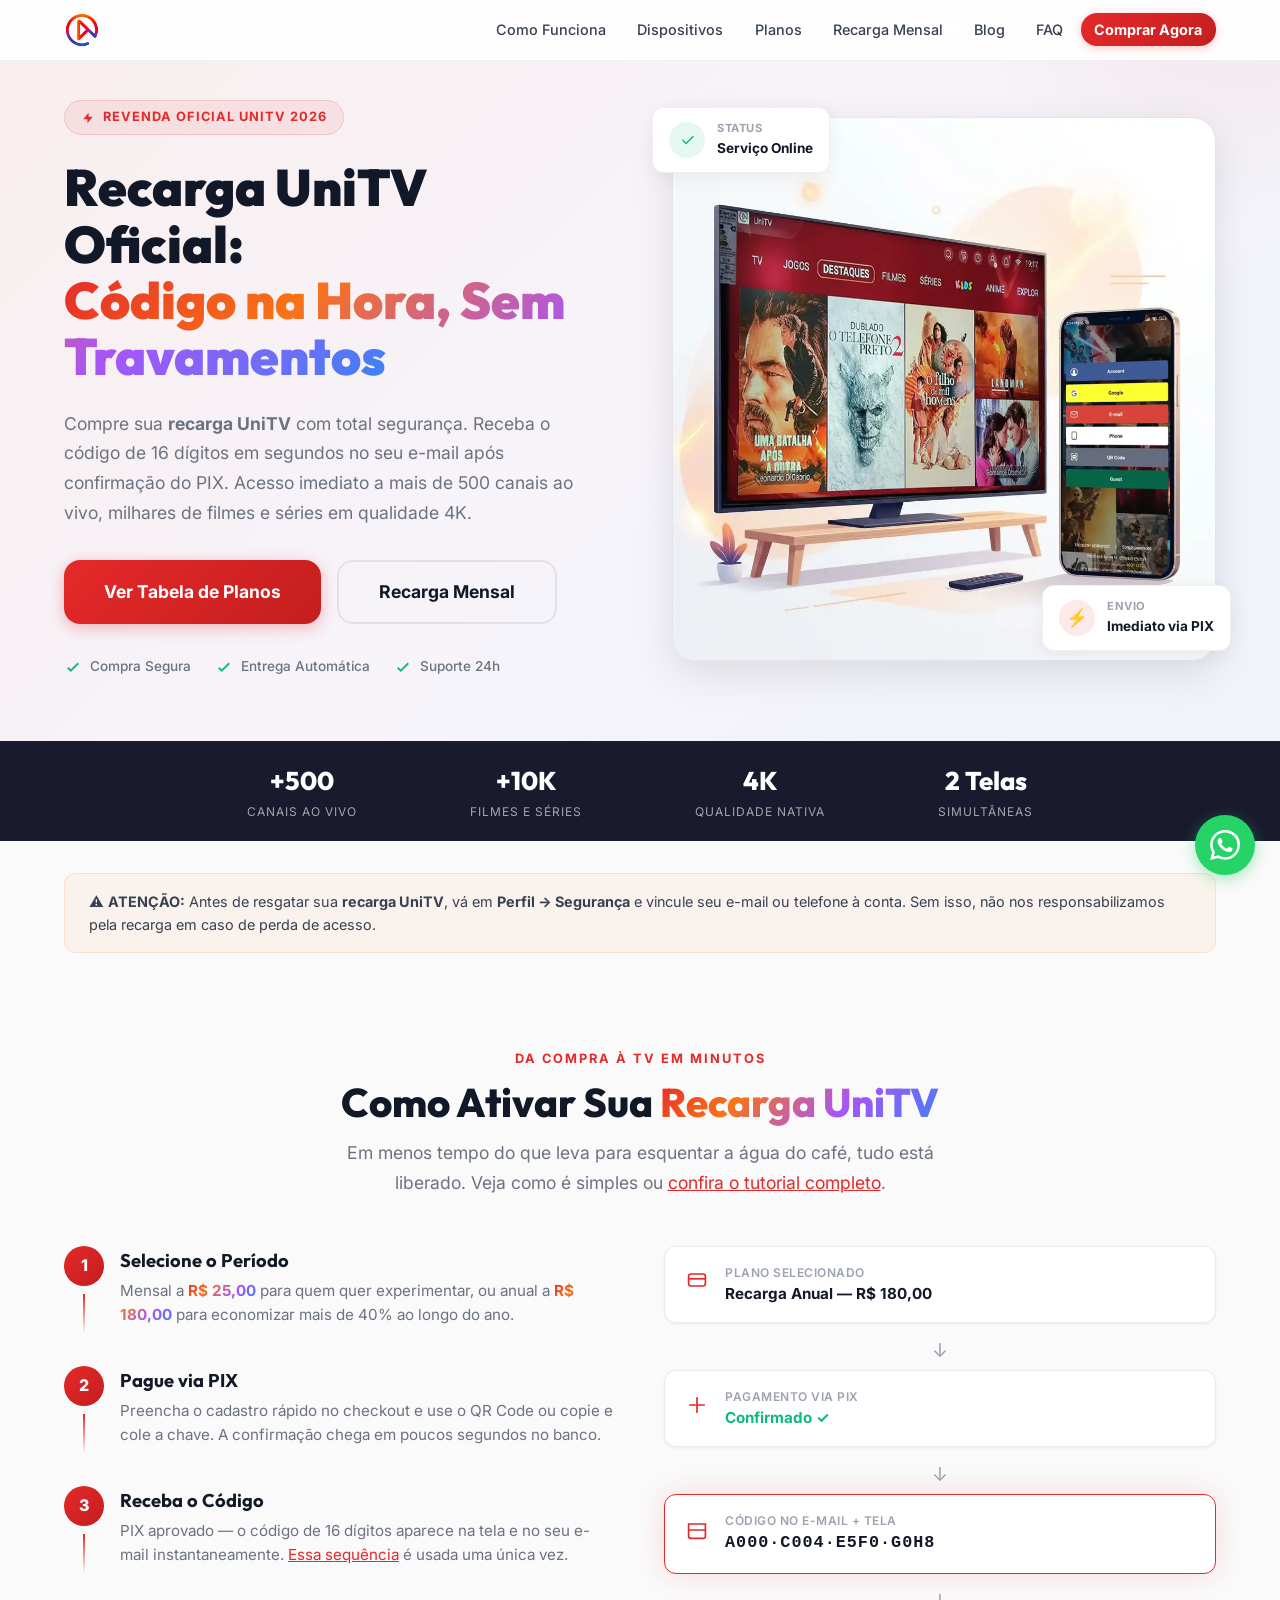
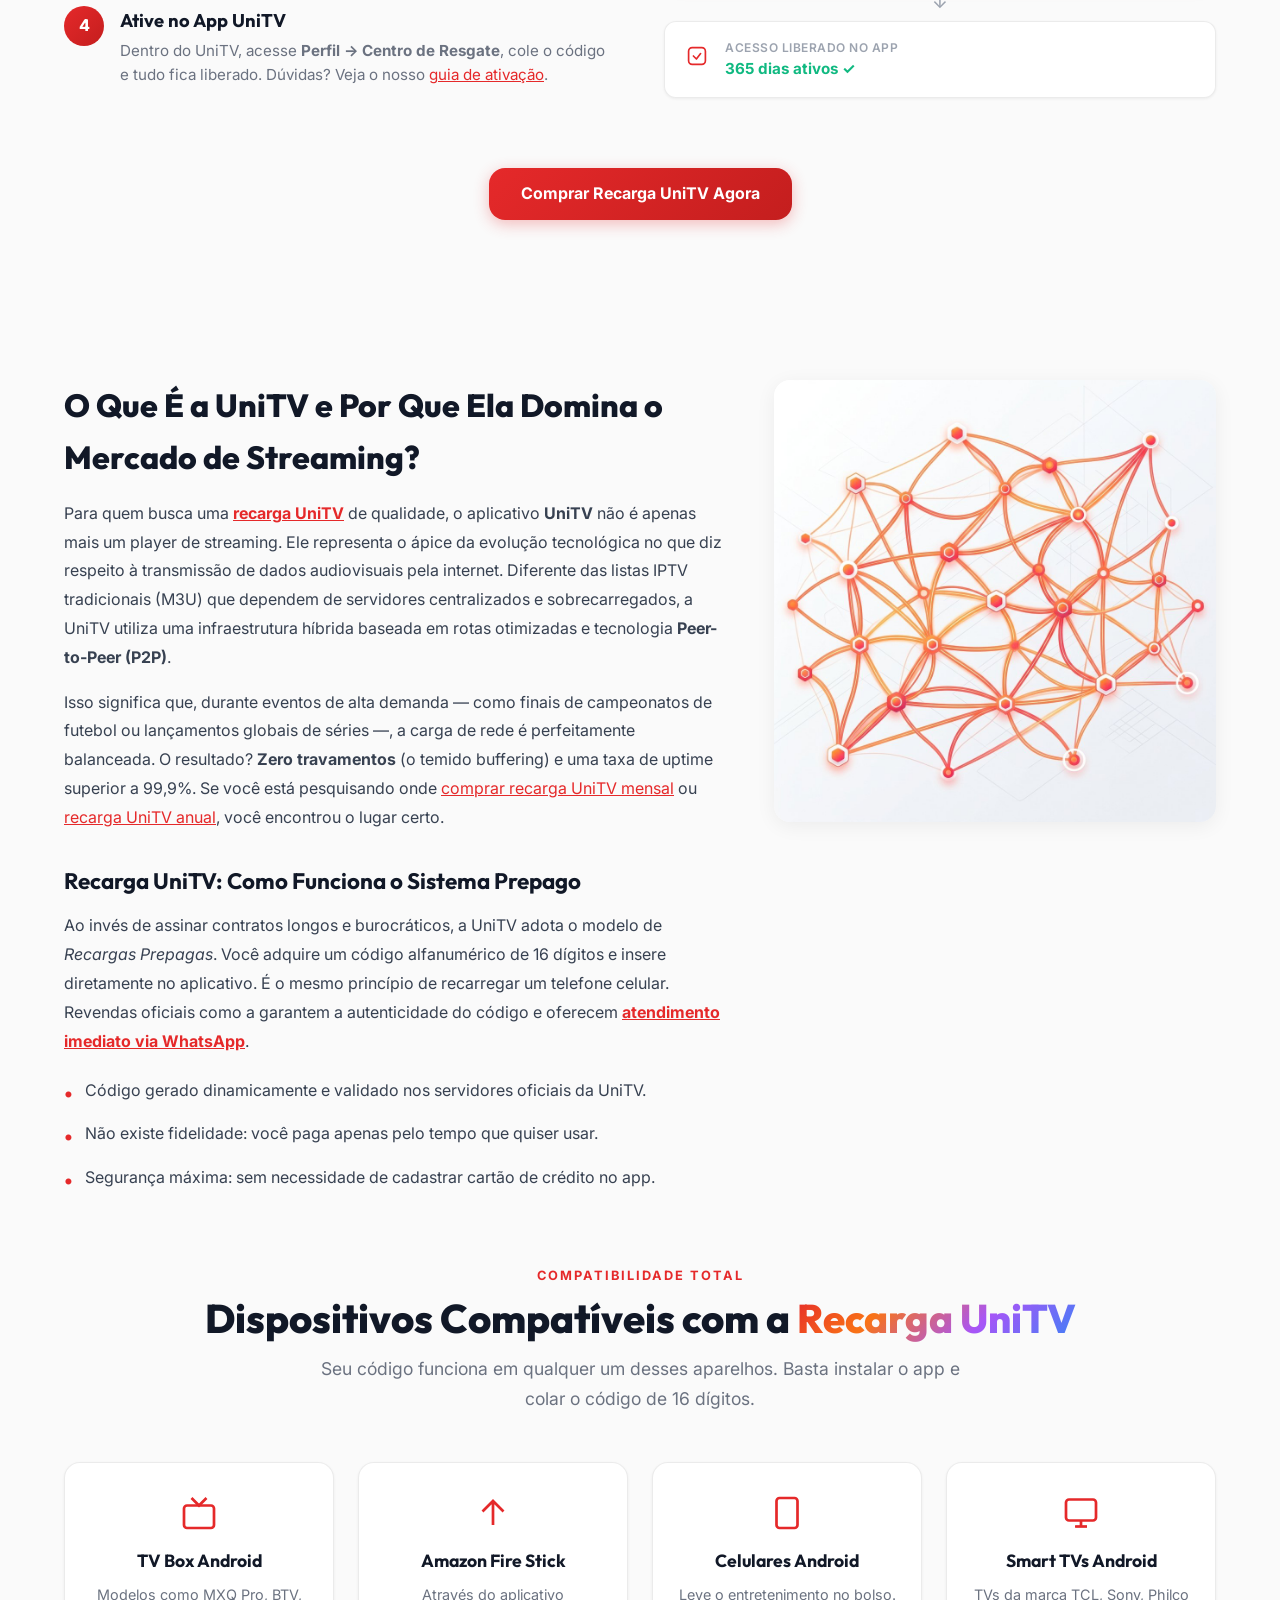
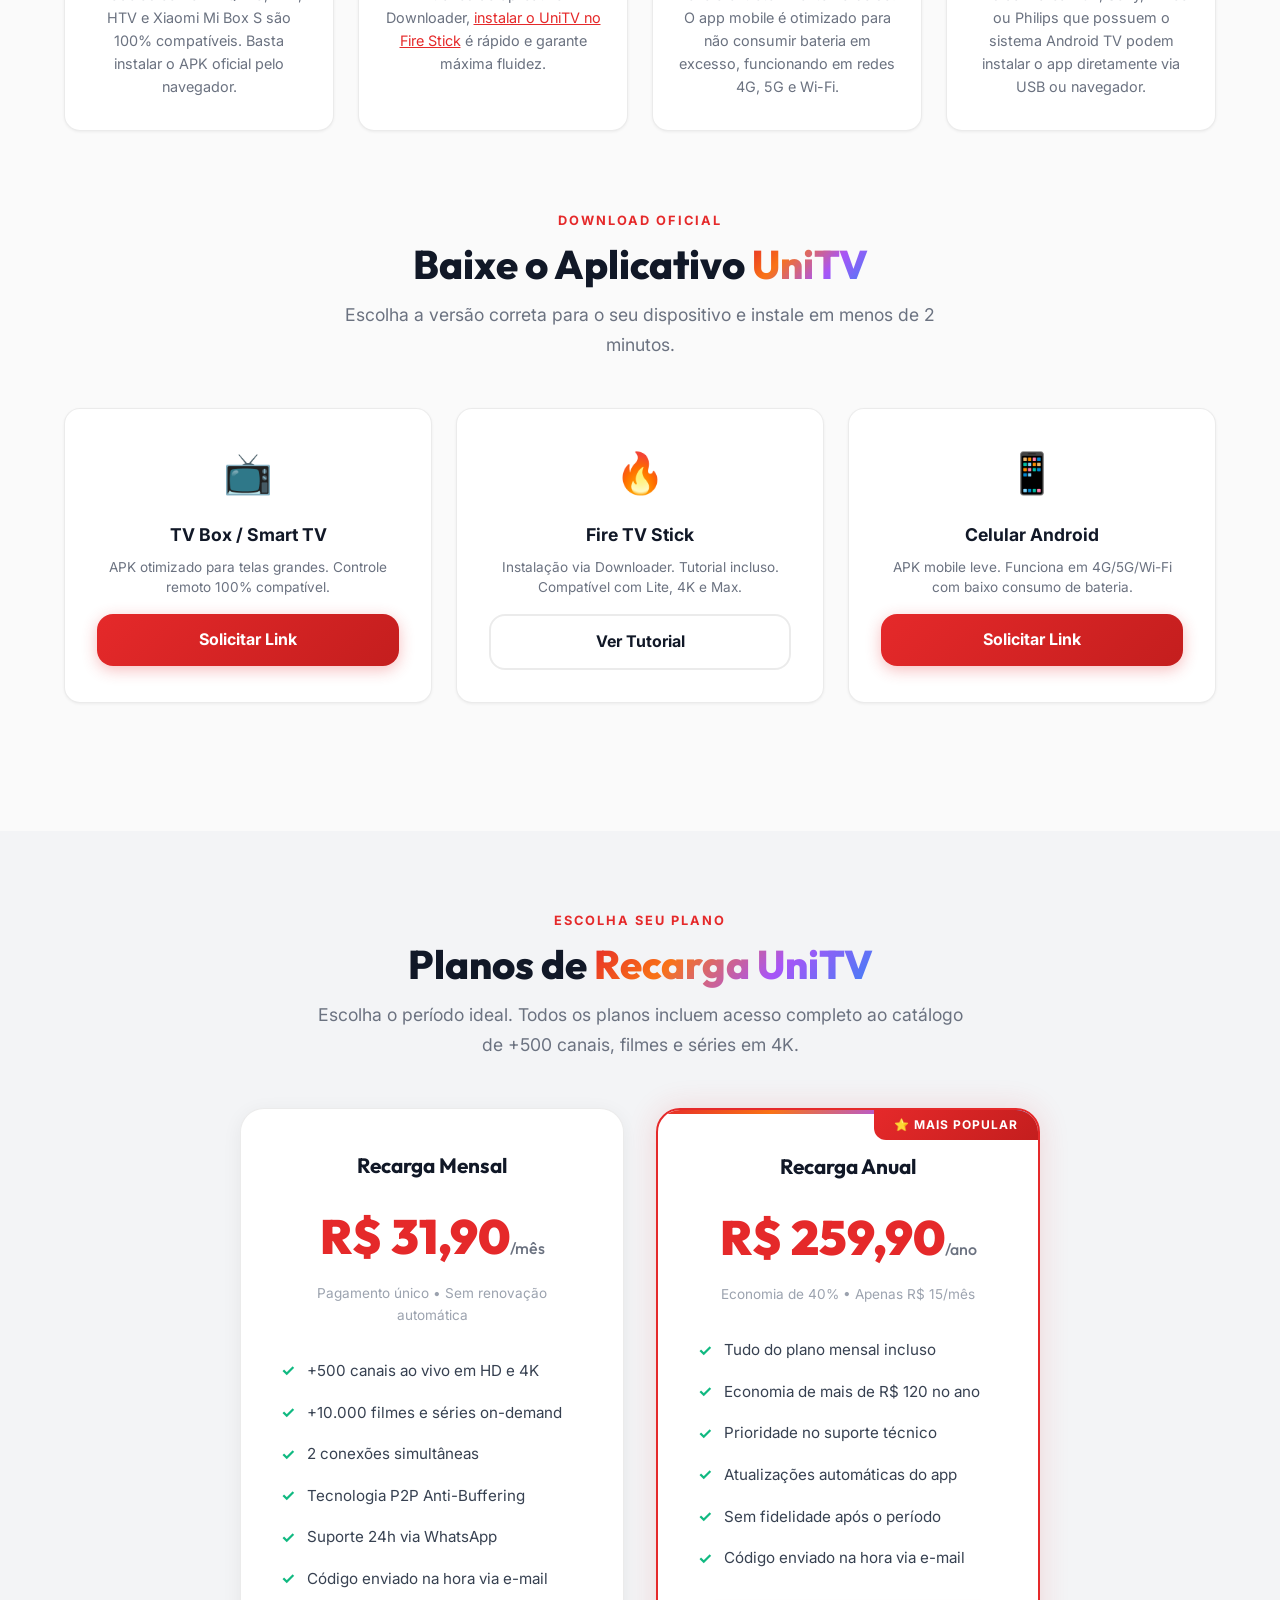
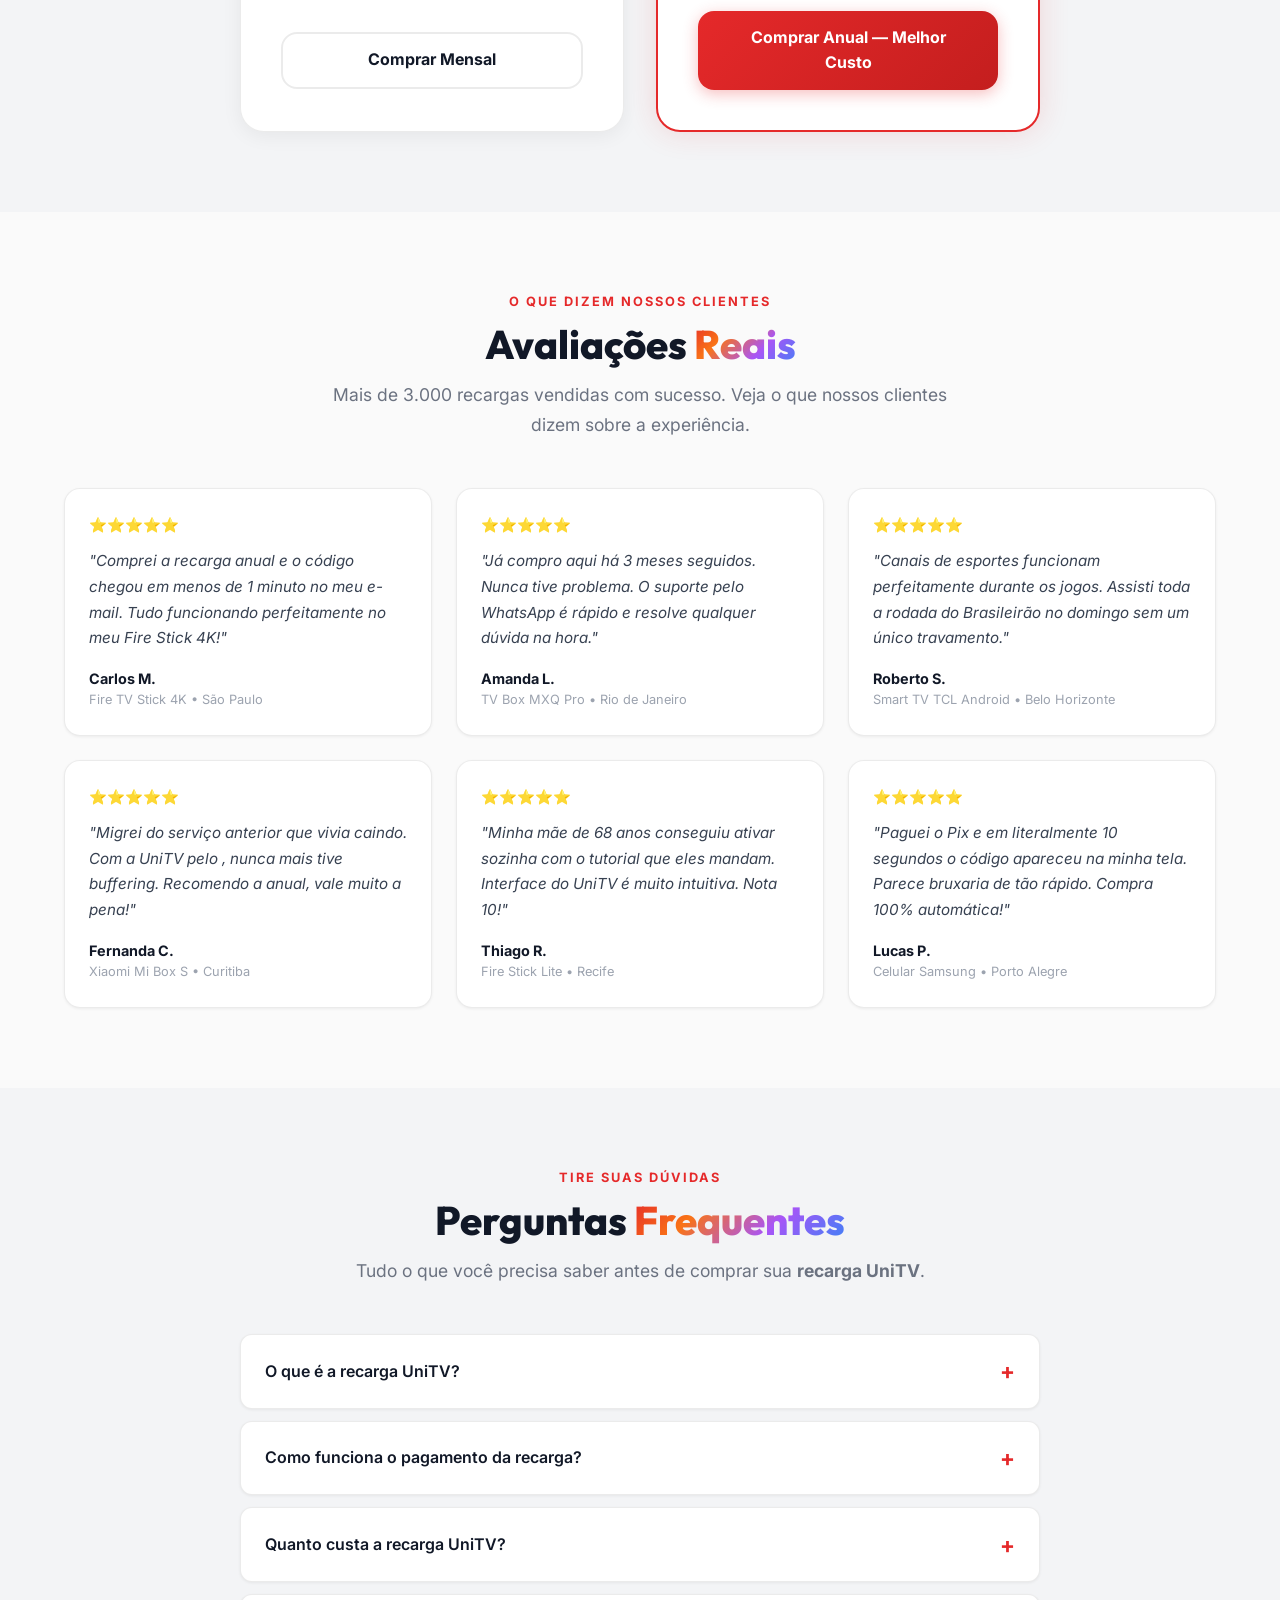
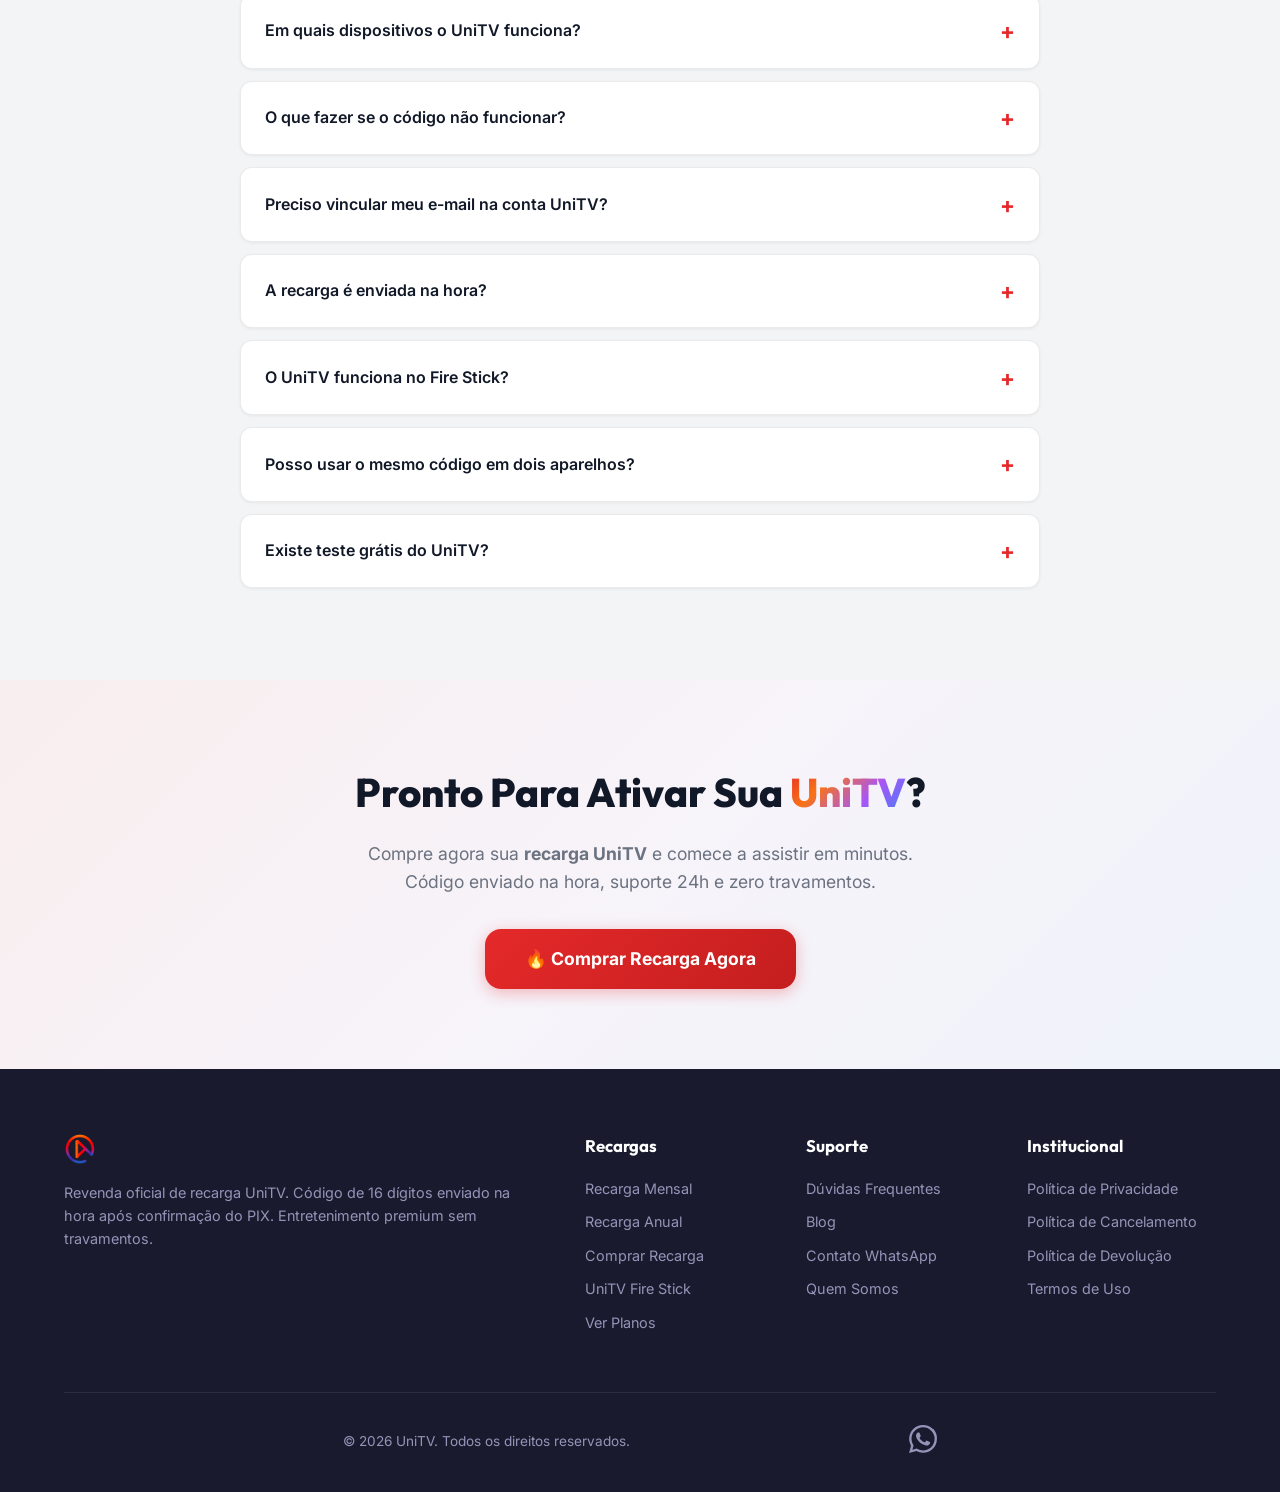
<file: index.html>
<!DOCTYPE html>
<html lang="pt-BR">

<!-- Mirrored from https://www.eppivioleta.com/ by HTTrack Website Copier/3.x [XR&CO], Fri, 11 Sep 2026 17:19:06 GMT -->
<!-- Added by HTTrack --><meta http-equiv="content-type" content="text/html;charset=UTF-8" /><!-- /Added by HTTrack -->
<head>
    <meta charset="UTF-8">
    <meta name="viewport" content="width=device-width, initial-scale=1.0">
    <title>Recarga UniTV Oficial | Código Imediato via PIX — </title>
    <meta name="description" content="Compre sua recarga UniTV com total segurança. Código de 16 dígitos enviado na hora após confirmação do PIX. +500 canais ao vivo, filmes e séries em 4K sem travamentos.">
    <meta name="robots" content="index, follow, max-image-preview:large, max-snippet:-1, max-video-preview:-1">
    <meta name="author" content="UniTV">
    <link rel="canonical" href="index.html">
    
    <!-- Open Graph -->
    <meta property="og:title" content="Recarga UniTV Oficial | Código Imediato via PIX — ">
    <meta property="og:description" content="Compre sua recarga UniTV com total segurança. Código de 16 dígitos enviado na hora após confirmação do PIX. +500 canais ao vivo, filmes e séries em 4K sem travamentos.">
    <meta property="og:url" content="index.html">
    <meta property="og:image" content="https://eppivioleta.com/og-image.webp">
    <meta property="og:type" content="website">
    <meta property="og:site_name" content=" UniTV">
    <meta property="og:locale" content="pt_BR">

    <!-- Schema.org JSON-LD -->
    <script type="application/ld+json">
    {
      "@context": "https://schema.org",
      "@graph": [
        {
          "@type": "Organization",
          "@id": "https://eppivioleta.com",
          "url": "https://eppivioleta.com",
          "name": " UniTV",
          "description": "Revenda Oficial de Recarga UniTV — Código Imediato via PIX",
          "logo": "https://eppivioleta.com/og-image.webp",
          "sameAs": ["https://eppivioleta.com"]
        },
        {
          "@type": "WebSite",
          "@id": "https://eppivioleta.com#website",
          "url": "https://eppivioleta.com",
          "name": " UniTV",
          "description": "Recarga UniTV Oficial — +500 Canais, Filmes e Séries em 4K Sem Travamentos",
          "publisher": { "@id": "https://eppivioleta.com" },
          "inLanguage": "pt-BR"
        }
      ]
    }
    </script>

    <!-- Favicons -->
    <link rel="icon" href="favicon.ico" sizes="any">
    <link rel="icon" type="image/png" sizes="48x48" href="favicon-48x48.png">
    <link rel="icon" type="image/png" sizes="32x32" href="favicon-32x32.png">
    <link rel="icon" type="image/png" sizes="16x16" href="favicon-16x16.png">
    <link rel="apple-touch-icon" sizes="180x180" href="apple-touch-icon.png">
    
    <!-- Google Fonts -->
    <link rel="preconnect" href="https://fonts.googleapis.com/">
    <link rel="preconnect" href="https://fonts.gstatic.com/" crossorigin>
    <link href="https://fonts.googleapis.com/css2?family=Inter:wght@300;400;500;600;700;800;900&amp;family=Outfit:wght@400;500;600;700;800&amp;display=swap" rel="stylesheet">

    <!-- CSS -->
    <link rel="stylesheet" href="style.css">
</head>
<body>
    <header class="header">
        <nav class="nav container">
            <div class="nav-brand">
                <a href="index.html" aria-label="Página Inicial  UniTV">
                    <img src="logo.webp" alt="Logo UniTV Recarga Oficial" title=" UniTV" class="nav-logo" width="140" height="40">
                </a>
            </div>
            <ul class="nav-menu" id="nav-menu">
                <li><a href="index.html#como-funciona" class="nav-link">Como Funciona</a></li>
                <li><a href="index.html#dispositivos" class="nav-link">Dispositivos</a></li>
                <li><a href="index.html#planos" class="nav-link">Planos</a></li>
                <li><a href="recarga-unitv-mensal.html" class="nav-link">Recarga Mensal</a></li>
                <li><a href="blog.html" class="nav-link">Blog</a></li>
                <li><a href="index.html#faq" class="nav-link">FAQ</a></li>
                <li><a href="javascript:void(0)" onclick="chamarNoZap()" class="nav-link nav-cta">Comprar Agora</a></li>
            </ul>
            <button class="nav-toggle" aria-label="Abrir menu" onclick="toggleMenu()">
                <span></span>
                <span></span>
                <span></span>
            </button>
        </nav>
    </header>

<!-- FAQPage Schema JSON-LD -->
<script type="application/ld+json">
{
  "@context": "https://schema.org",
  "@type": "FAQPage",
  "mainEntity": [
    {"@type": "Question", "name": "O que é a recarga UniTV?", "acceptedAnswer": {"@type": "Answer", "text": "A recarga UniTV é um código alfanumérico de 16 dígitos que, ao ser inserido no aplicativo UniTV, libera o acesso completo a mais de 500 canais ao vivo, filmes e séries por um período determinado (mensal ou anual)."}},
    {"@type": "Question", "name": "Como funciona o pagamento da recarga?", "acceptedAnswer": {"@type": "Answer", "text": "O pagamento é feito exclusivamente via PIX. Após a confirmação bancária (geralmente em segundos), o código de 16 dígitos é enviado automaticamente para o seu e-mail e também aparece na tela de confirmação."}},
    {"@type": "Question", "name": "Quanto custa a recarga UniTV?", "acceptedAnswer": {"@type": "Answer", "text": "A recarga mensal custa R$ 25,00 e a recarga anual custa R$ 180,00. O plano anual oferece uma economia de mais de 40% em relação ao pagamento mês a mês."}},
    {"@type": "Question", "name": "Em quais dispositivos o UniTV funciona?", "acceptedAnswer": {"@type": "Answer", "text": "O aplicativo UniTV é compatível com TV Box Android, Amazon Fire TV Stick (Lite, 4K e Max), celulares Android e Smart TVs com sistema Android TV (TCL, Sony, Philips). Não está disponível para iOS ou Samsung Tizen."}},
    {"@type": "Question", "name": "O que fazer se o código não funcionar?", "acceptedAnswer": {"@type": "Answer", "text": "Verifique se você digitou o código exatamente como recebeu (16 dígitos, sem espaços extras). Certifique-se de estar na seção correta do app (Perfil → Centro de Resgate). Se o erro persistir, entre em contato conosco pelo WhatsApp para suporte imediato."}},
    {"@type": "Question", "name": "Preciso vincular meu e-mail na conta UniTV?", "acceptedAnswer": {"@type": "Answer", "text": "Sim, é obrigatório. Antes de resgatar qualquer código, vá em Perfil → Segurança e vincule seu e-mail ou telefone. Sem isso, em caso de perda de acesso, não será possível recuperar a conta e não nos responsabilizamos pela recarga."}},
    {"@type": "Question", "name": "A recarga é enviada na hora?", "acceptedAnswer": {"@type": "Answer", "text": "Sim. Nosso sistema é automatizado. Assim que o PIX é confirmado pelo banco, o código aparece na tela e é enviado ao e-mail cadastrado em questão de segundos."}},
    {"@type": "Question", "name": "O UniTV funciona no Fire Stick?", "acceptedAnswer": {"@type": "Answer", "text": "Sim! O Fire TV Stick da Amazon é um dos dispositivos mais populares para o UniTV. A instalação é feita pelo app Downloader, disponível na loja do Fire Stick. Veja nosso tutorial completo na página UniTV Fire Stick."}},
    {"@type": "Question", "name": "Posso usar o mesmo código em dois aparelhos?", "acceptedAnswer": {"@type": "Answer", "text": "Cada código de recarga é válido para uma única conta/dispositivo. No entanto, a maioria dos planos permite até 2 conexões simultâneas na mesma conta, possibilitando o uso em dois aparelhos ao mesmo tempo."}},
    {"@type": "Question", "name": "Existe teste grátis do UniTV?", "acceptedAnswer": {"@type": "Answer", "text": "Atualmente não oferecemos teste gratuito, mas o plano mensal de R$ 25,00 serve como uma avaliação de baixo custo. Se não gostar, basta não renovar — não existe fidelidade nem renovação automática."}}
  ]
}
</script>

<main>
    <!-- ===== HERO ===== -->
    <section class="hero" id="home">
        <div class="container hero-grid">
            <div class="hero-content">
                <div class="hero-badge">
                    <svg viewBox="0 0 24 24" width="14" height="14" fill="currentColor"><path d="M13 10V3L4 14h7v7l9-11h-7z"/></svg>
                    Revenda Oficial UniTV 2026                </div>
                <h1>Recarga UniTV Oficial:<br><span class="text-gradient">Código na Hora, Sem Travamentos</span></h1>
                <p class="hero-desc">Compre sua <strong>recarga UniTV</strong> com total segurança. Receba o código de 16 dígitos em segundos no seu e-mail após confirmação do PIX. Acesso imediato a mais de 500 canais ao vivo, milhares de filmes e séries em qualidade 4K.</p>
                <div class="hero-btns">
                    <a href="index.html#planos" class="btn btn-primary btn-large btn-pulse">Ver Tabela de Planos</a>
                    <a href="recarga-unitv-mensal.html" class="btn btn-outline btn-large">Recarga Mensal</a>
                </div>
                <div class="hero-trust">
                    <div class="hero-trust-item">
                        <svg class="hero-trust-icon" width="18" height="18" viewBox="0 0 24 24" fill="none" stroke="#10B981" stroke-width="2.5"><path d="M5 13l4 4L19 7"/></svg>
                        Compra Segura
                    </div>
                    <div class="hero-trust-item">
                        <svg class="hero-trust-icon" width="18" height="18" viewBox="0 0 24 24" fill="none" stroke="#10B981" stroke-width="2.5"><path d="M5 13l4 4L19 7"/></svg>
                        Entrega Automática
                    </div>
                    <div class="hero-trust-item">
                        <svg class="hero-trust-icon" width="18" height="18" viewBox="0 0 24 24" fill="none" stroke="#10B981" stroke-width="2.5"><path d="M5 13l4 4L19 7"/></svg>
                        Suporte 24h
                    </div>
                </div>
            </div>
            <div class="hero-image-wrapper">
                <img src="hero-app.webp" alt="Aplicativo UniTV rodando em Smart TV e Celular Android mostrando canais ao vivo e filmes" title="Interface do UniTV em múltiplos dispositivos" class="hero-image" width="600" height="400" fetchpriority="high">
                <!-- Floating Cards -->
                <div class="hero-float-card top-left">
                    <div class="float-icon" style="background: rgba(16,185,129,0.1); color: #10B981;">✓</div>
                    <div>
                        <div class="float-label">Status</div>
                        <div class="float-value">Serviço Online</div>
                    </div>
                </div>
                <div class="hero-float-card bottom-right" style="animation-delay: 2s;">
                    <div class="float-icon" style="background: rgba(229,41,42,0.1); color: var(--primary);">⚡</div>
                    <div>
                        <div class="float-label">Envio</div>
                        <div class="float-value">Imediato via PIX</div>
                    </div>
                </div>
            </div>
        </div>
    </section>

    <!-- ===== STATS BAR ===== -->
    <div class="stats-bar">
        <div class="stats-inner">
            <div><div class="stat-num">+500</div><div class="stat-lbl">Canais ao Vivo</div></div>
            <div><div class="stat-num">+10K</div><div class="stat-lbl">Filmes e Séries</div></div>
            <div><div class="stat-num">4K</div><div class="stat-lbl">Qualidade Nativa</div></div>
            <div><div class="stat-num">2 Telas</div><div class="stat-lbl">Simultâneas</div></div>
        </div>
    </div>

    <!-- ===== AVISO SEGURANÇA ===== -->
    <div class="container">
        <div class="notice-bar">
            ⚠️ <strong>ATENÇÃO:</strong> Antes de resgatar sua <strong>recarga UniTV</strong>, vá em <strong>Perfil → Segurança</strong> e vincule seu e-mail ou telefone à conta. Sem isso, não nos responsabilizamos pela recarga em caso de perda de acesso.
        </div>
    </div>

    <!-- ===== COMO FUNCIONA (TIMELINE) ===== -->
    <section class="section-padding seo-block" id="como-funciona" style="padding-top: 4rem;">
        <div class="container">
            <div class="section-header">
                <div class="section-tag">Da Compra à TV em Minutos</div>
                <h2 class="section-title">Como Ativar Sua <span class="text-gradient">Recarga UniTV</span></h2>
                <p class="section-desc">Em menos tempo do que leva para esquentar a água do café, tudo está liberado. Veja como é simples ou <a href="como-recarregar.html" style="color: var(--primary); text-decoration: underline;">confira o tutorial completo</a>.</p>
            </div>
            
            <div class="timeline-grid">
                <div class="timeline-steps">
                    <div class="timeline-step fade-in-up">
                        <div class="timeline-indicator">
                            <div class="timeline-num">1</div>
                            <div class="timeline-line"></div>
                        </div>
                        <div class="timeline-content">
                            <h3 class="timeline-title">Selecione o Período</h3>
                            <p class="timeline-desc">Mensal a <span class="text-gradient font-bold">R$ 25,00</span> para quem quer experimentar, ou anual a <span class="text-gradient font-bold">R$ 180,00</span> para economizar mais de 40% ao longo do ano.</p>
                        </div>
                    </div>
                    <div class="timeline-step fade-in-up">
                        <div class="timeline-indicator">
                            <div class="timeline-num">2</div>
                            <div class="timeline-line"></div>
                        </div>
                        <div class="timeline-content">
                            <h3 class="timeline-title">Pague via PIX</h3>
                            <p class="timeline-desc">Preencha o cadastro rápido no checkout e use o QR Code ou copie e cole a chave. A confirmação chega em poucos segundos no banco.</p>
                        </div>
                    </div>
                    <div class="timeline-step fade-in-up">
                        <div class="timeline-indicator">
                            <div class="timeline-num">3</div>
                            <div class="timeline-line"></div>
                        </div>
                        <div class="timeline-content">
                            <h3 class="timeline-title">Receba o Código</h3>
                            <p class="timeline-desc">PIX aprovado — o código de 16 dígitos aparece na tela e no seu e-mail instantaneamente. <a href="comprar-recarga-unitv.html" style="color: var(--primary); text-decoration: underline;">Essa sequência</a> é usada uma única vez.</p>
                        </div>
                    </div>
                    <div class="timeline-step fade-in-up">
                        <div class="timeline-indicator">
                            <div class="timeline-num">4</div>
                        </div>
                        <div class="timeline-content">
                            <h3 class="timeline-title">Ative no App UniTV</h3>
                            <p class="timeline-desc">Dentro do UniTV, acesse <strong>Perfil → Centro de Resgate</strong>, cole o código e tudo fica liberado. Dúvidas? Veja o nosso <a href="blog/como-recarregar-unitv.html" style="color: var(--primary); text-decoration: underline;">guia de ativação</a>.</p>
                        </div>
                    </div>
                </div>
                
                <!-- Visual Flow -->
                <div class="timeline-visual" aria-hidden="true">
                    <div class="flow-card glass-panel">
                        <div class="flow-icon"><svg viewBox="0 0 20 20" fill="none" width="24" height="24"><rect x="3" y="5" width="14" height="10" rx="2" stroke="var(--primary)" stroke-width="1.4"></rect><path d="M3 9h14" stroke="var(--primary)" stroke-width="1.4"></path></svg></div>
                        <div class="flow-text">
                            <div class="flow-label">Plano selecionado</div>
                            <div class="flow-value">Recarga Anual — R$ 180,00</div>
                        </div>
                    </div>
                    <div class="flow-arrow">↓</div>
                    <div class="flow-card glass-panel">
                        <div class="flow-icon"><svg viewBox="0 0 20 20" fill="none" width="24" height="24"><path d="M10 4v12M4 10h12" stroke="var(--primary)" stroke-width="1.4" stroke-linecap="round"></path></svg></div>
                        <div class="flow-text">
                            <div class="flow-label">Pagamento via PIX</div>
                            <div class="flow-value" style="color: #10B981;">Confirmado ✓</div>
                        </div>
                    </div>
                    <div class="flow-arrow">↓</div>
                    <div class="flow-card glass-panel" style="border-color: var(--primary); box-shadow: var(--shadow-glow);">
                        <div class="flow-icon"><svg viewBox="0 0 20 20" fill="none" width="24" height="24"><path d="M3 5h14v10a2 2 0 01-2 2H5a2 2 0 01-2-2V5zm0 5h14" stroke="var(--primary)" stroke-width="1.4"></path></svg></div>
                        <div class="flow-text">
                            <div class="flow-label">Código no e-mail + tela</div>
                            <div class="flow-value" style="font-family: monospace; font-size: 1.05rem; letter-spacing: 1px;">A000·C004·E5F0·G0H8</div>
                        </div>
                    </div>
                    <div class="flow-arrow">↓</div>
                    <div class="flow-card glass-panel">
                        <div class="flow-icon"><svg viewBox="0 0 20 20" fill="none" width="24" height="24"><rect x="3" y="3" width="14" height="14" rx="3" stroke="var(--primary)" stroke-width="1.4"></rect><path d="M7 10l2.5 2.5L13 8" stroke="var(--primary)" stroke-width="1.4" stroke-linecap="round" stroke-linejoin="round"></path></svg></div>
                        <div class="flow-text">
                            <div class="flow-label">Acesso liberado no app</div>
                            <div class="flow-value" style="color: #10B981;">365 dias ativos ✓</div>
                        </div>
                    </div>
                </div>
            </div>
            
            <div style="text-align: center; margin-top: 3rem;">
                <a class="btn btn-primary btn-pulse" href="javascript:void(0)" onclick="chamarNoZap()">Comprar Recarga UniTV Agora</a>
            </div>
        </div>
    </section>

    <!-- ===== MEGA DOSSIÊ SEO ===== -->
    <section class="section-padding" style="padding-top: 2rem;">
        <div class="container">
            <div class="seo-content-grid seo-block fade-in-up">
                <div class="seo-text">
                    <h2>O Que É a UniTV e Por Que Ela Domina o Mercado de Streaming?</h2>
                    <p>Para quem busca uma <strong><a href="comprar-recarga-unitv.html" style="color: var(--primary); text-decoration: underline;">recarga UniTV</a></strong> de qualidade, o aplicativo <strong>UniTV</strong> não é apenas mais um player de streaming. Ele representa o ápice da evolução tecnológica no que diz respeito à transmissão de dados audiovisuais pela internet. Diferente das listas IPTV tradicionais (M3U) que dependem de servidores centralizados e sobrecarregados, a UniTV utiliza uma infraestrutura híbrida baseada em rotas otimizadas e tecnologia <strong>Peer-to-Peer (P2P)</strong>.</p>
                    <p>Isso significa que, durante eventos de alta demanda — como finais de campeonatos de futebol ou lançamentos globais de séries —, a carga de rede é perfeitamente balanceada. O resultado? <strong>Zero travamentos</strong> (o temido buffering) e uma taxa de uptime superior a 99,9%. Se você está pesquisando onde <a href="recarga-unitv-mensal.html" style="color: var(--primary); text-decoration: underline;">comprar recarga UniTV mensal</a> ou <a href="recarga-unitv-anual.html" style="color: var(--primary); text-decoration: underline;">recarga UniTV anual</a>, você encontrou o lugar certo.</p>
                    <h3><strong>Recarga UniTV</strong>: Como Funciona o Sistema Prepago</h3>
                    <p>Ao invés de assinar contratos longos e burocráticos, a UniTV adota o modelo de <em>Recargas Prepagas</em>. Você adquire um código alfanumérico de 16 dígitos e insere diretamente no aplicativo. É o mesmo princípio de recarregar um telefone celular. Revendas oficiais como a  garantem a autenticidade do código e oferecem <strong><a href="" target="_blank" rel="noopener" style="color: var(--primary); text-decoration: underline;">atendimento imediato via WhatsApp</a></strong>.</p>
                    <ul>
                        <li>Código gerado dinamicamente e validado nos servidores oficiais da UniTV.</li>
                        <li>Não existe fidelidade: você paga apenas pelo tempo que quiser usar.</li>
                        <li>Segurança máxima: sem necessidade de cadastrar cartão de crédito no app.</li>
                    </ul>
                </div>
                <div class="seo-image">
                    <img src="antbuffering.jpg" alt="Tecnologia Anti-Buffering P2P do UniTV representada por rede de nós interconectados" title="Infraestrutura P2P Anti-Travamento da UniTV">
                </div>
            </div>

            <!-- ===== DISPOSITIVOS ===== -->
            <div class="seo-block fade-in-up" id="dispositivos">
                <div class="section-header">
                    <div class="section-tag">Compatibilidade Total</div>
                    <h2 class="section-title">Dispositivos Compatíveis com a <span class="text-gradient">Recarga UniTV</span></h2>
                    <p class="section-desc">Seu código funciona em qualquer um desses aparelhos. Basta instalar o app e colar o código de 16 dígitos.</p>
                </div>
                
                <div class="devices-grid">
                    <div class="device-card">
                        <div class="device-icon">
                            <svg width="36" height="36" viewBox="0 0 24 24" fill="none" stroke="currentColor" stroke-width="1.8"><rect x="2" y="7" width="20" height="15" rx="2" ry="2"/><polyline points="17 2 12 7 7 2"/></svg>
                        </div>
                        <h3 class="device-title">TV Box Android</h3>
                        <p class="device-desc">Modelos como MXQ Pro, BTV, HTV e Xiaomi Mi Box S são 100% compatíveis. Basta instalar o APK oficial pelo navegador.</p>
                    </div>
                    <div class="device-card">
                        <div class="device-icon">
                            <svg width="36" height="36" viewBox="0 0 24 24" fill="none" stroke="currentColor" stroke-width="1.8"><path d="M5 11l7-7 7 7M12 4v16"/></svg>
                        </div>
                        <h3 class="device-title">Amazon Fire Stick</h3>
                        <p class="device-desc">Através do aplicativo Downloader, <a href="unitv-fire-stick.html" style="color: var(--primary); text-decoration: underline;">instalar o UniTV no Fire Stick</a> é rápido e garante máxima fluidez.</p>
                    </div>
                    <div class="device-card">
                        <div class="device-icon">
                            <svg width="36" height="36" viewBox="0 0 24 24" fill="none" stroke="currentColor" stroke-width="1.8"><rect x="5" y="2" width="14" height="20" rx="2" ry="2"/><line x1="12" y1="18" x2="12.01" y2="18"/></svg>
                        </div>
                        <h3 class="device-title">Celulares Android</h3>
                        <p class="device-desc">Leve o entretenimento no bolso. O app mobile é otimizado para não consumir bateria em excesso, funcionando em redes 4G, 5G e Wi-Fi.</p>
                    </div>
                    <div class="device-card">
                        <div class="device-icon">
                            <svg width="36" height="36" viewBox="0 0 24 24" fill="none" stroke="currentColor" stroke-width="1.8"><rect x="2" y="3" width="20" height="14" rx="2" ry="2"/><line x1="8" y1="21" x2="16" y2="21"/><line x1="12" y1="17" x2="12" y2="21"/></svg>
                        </div>
                        <h3 class="device-title">Smart TVs Android</h3>
                        <p class="device-desc">TVs da marca TCL, Sony, Philco ou Philips que possuem o sistema Android TV podem instalar o app diretamente via USB ou navegador.</p>
                    </div>
                </div>
            </div>

            <!-- ===== DOWNLOADS ===== -->
            <section class="seo-block fade-in-up" id="downloads" style="padding-top: 2rem;">
                <div class="section-header">
                    <div class="section-tag">Download Oficial</div>
                    <h2 class="section-title">Baixe o Aplicativo <span class="text-gradient">UniTV</span></h2>
                    <p class="section-desc">Escolha a versão correta para o seu dispositivo e instale em menos de 2 minutos.</p>
                </div>
                <div class="download-grid">
                    <div class="download-card">
                        <div class="download-icon">📺</div>
                        <h3 class="download-title">TV Box / Smart TV</h3>
                        <p class="download-desc">APK otimizado para telas grandes. Controle remoto 100% compatível.</p>
                        <a href="javascript:void(0)" onclick="chamarNoZap()" class="btn btn-primary btn-full">Solicitar Link</a>
                    </div>
                    <div class="download-card">
                        <div class="download-icon">🔥</div>
                        <h3 class="download-title">Fire TV Stick</h3>
                        <p class="download-desc">Instalação via Downloader. Tutorial incluso. Compatível com Lite, 4K e Max.</p>
                        <a href="unitv-fire-stick.html" class="btn btn-outline btn-full">Ver Tutorial</a>
                    </div>
                    <div class="download-card">
                        <div class="download-icon">📱</div>
                        <h3 class="download-title">Celular Android</h3>
                        <p class="download-desc">APK mobile leve. Funciona em 4G/5G/Wi-Fi com baixo consumo de bateria.</p>
                        <a href="javascript:void(0)" onclick="chamarNoZap()" class="btn btn-primary btn-full">Solicitar Link</a>
                    </div>
                </div>
            </section>
        </div>
    </section>

    <!-- ===== PLANOS ===== -->
    <section class="planos-section" id="planos">
        <div class="container">
            <div class="section-header">
                <div class="section-tag">Escolha Seu Plano</div>
                <h2 class="section-title">Planos de <span class="text-gradient">Recarga UniTV</span></h2>
                <p class="section-desc">Escolha o período ideal. Todos os planos incluem acesso completo ao catálogo de +500 canais, filmes e séries em 4K.</p>
            </div>
            <div class="planos-grid">
                <div class="plano-card fade-in-up">
                    <h3>Recarga Mensal</h3>
                    <div class="plano-preco">R$ 31,90<span>/mês</span></div>
                    <p class="plano-periodo">Pagamento único • Sem renovação automática</p>
                    <ul class="plano-features">
                        <li>+500 canais ao vivo em HD e 4K</li>
                        <li>+10.000 filmes e séries on-demand</li>
                        <li>2 conexões simultâneas</li>
                        <li>Tecnologia P2P Anti-Buffering</li>
                        <li>Suporte 24h via WhatsApp</li>
                        <li>Código enviado na hora via e-mail</li>
                    </ul>
                    <a href="javascript:void(0)" onclick="chamarNoZap()" class="btn btn-outline btn-full">Comprar Mensal</a>
                </div>
                <div class="plano-card destaque fade-in-up">
                    <div class="plano-badge">⭐ Mais Popular</div>
                    <h3>Recarga Anual</h3>
                    <div class="plano-preco">R$ 259,90<span>/ano</span></div>
                    <p class="plano-periodo">Economia de 40% • Apenas R$ 15/mês</p>
                    <ul class="plano-features">
                        <li>Tudo do plano mensal incluso</li>
                        <li>Economia de mais de R$ 120 no ano</li>
                        <li>Prioridade no suporte técnico</li>
                        <li>Atualizações automáticas do app</li>
                        <li>Sem fidelidade após o período</li>
                        <li>Código enviado na hora via e-mail</li>
                    </ul>
                    <a href="javascript:void(0)" onclick="chamarNoZap()" class="btn btn-primary btn-full btn-pulse">Comprar Anual — Melhor Custo</a>
                </div>
            </div>
        </div>
    </section>

    <!-- ===== DEPOIMENTOS ===== -->
    <section class="depoimentos-section">
        <div class="container">
            <div class="section-header">
                <div class="section-tag">O Que Dizem Nossos Clientes</div>
                <h2 class="section-title">Avaliações <span class="text-gradient">Reais</span></h2>
                <p class="section-desc">Mais de 3.000 recargas vendidas com sucesso. Veja o que nossos clientes dizem sobre a experiência.</p>
            </div>
            <div class="depoimentos-grid">
                <div class="depoimento-card fade-in-up">
                    <div class="depoimento-stars">⭐⭐⭐⭐⭐</div>
                    <p class="depoimento-text">"Comprei a recarga anual e o código chegou em menos de 1 minuto no meu e-mail. Tudo funcionando perfeitamente no meu Fire Stick 4K!"</p>
                    <p class="depoimento-author">Carlos M.</p>
                    <p class="depoimento-role">Fire TV Stick 4K • São Paulo</p>
                </div>
                <div class="depoimento-card fade-in-up">
                    <div class="depoimento-stars">⭐⭐⭐⭐⭐</div>
                    <p class="depoimento-text">"Já compro aqui há 3 meses seguidos. Nunca tive problema. O suporte pelo WhatsApp é rápido e resolve qualquer dúvida na hora."</p>
                    <p class="depoimento-author">Amanda L.</p>
                    <p class="depoimento-role">TV Box MXQ Pro • Rio de Janeiro</p>
                </div>
                <div class="depoimento-card fade-in-up">
                    <div class="depoimento-stars">⭐⭐⭐⭐⭐</div>
                    <p class="depoimento-text">"Canais de esportes funcionam perfeitamente durante os jogos. Assisti toda a rodada do Brasileirão no domingo sem um único travamento."</p>
                    <p class="depoimento-author">Roberto S.</p>
                    <p class="depoimento-role">Smart TV TCL Android • Belo Horizonte</p>
                </div>
                <div class="depoimento-card fade-in-up">
                    <div class="depoimento-stars">⭐⭐⭐⭐⭐</div>
                    <p class="depoimento-text">"Migrei do serviço anterior que vivia caindo. Com a UniTV pelo , nunca mais tive buffering. Recomendo a anual, vale muito a pena!"</p>
                    <p class="depoimento-author">Fernanda C.</p>
                    <p class="depoimento-role">Xiaomi Mi Box S • Curitiba</p>
                </div>
                <div class="depoimento-card fade-in-up">
                    <div class="depoimento-stars">⭐⭐⭐⭐⭐</div>
                    <p class="depoimento-text">"Minha mãe de 68 anos conseguiu ativar sozinha com o tutorial que eles mandam. Interface do UniTV é muito intuitiva. Nota 10!"</p>
                    <p class="depoimento-author">Thiago R.</p>
                    <p class="depoimento-role">Fire Stick Lite • Recife</p>
                </div>
                <div class="depoimento-card fade-in-up">
                    <div class="depoimento-stars">⭐⭐⭐⭐⭐</div>
                    <p class="depoimento-text">"Paguei o Pix e em literalmente 10 segundos o código apareceu na minha tela. Parece bruxaria de tão rápido. Compra 100% automática!"</p>
                    <p class="depoimento-author">Lucas P.</p>
                    <p class="depoimento-role">Celular Samsung • Porto Alegre</p>
                </div>
            </div>
        </div>
    </section>

    <!-- ===== FAQ ===== -->
    <section class="faq-section" id="faq">
        <div class="container">
            <div class="section-header">
                <div class="section-tag">Tire Suas Dúvidas</div>
                <h2 class="section-title">Perguntas <span class="text-gradient">Frequentes</span></h2>
                <p class="section-desc">Tudo o que você precisa saber antes de comprar sua <strong>recarga UniTV</strong>.</p>
            </div>
            <div class="faq-list">
                <div class="faq-item">
                    <div class="faq-question">O que é a recarga UniTV?</div>
                    <div class="faq-answer"><p>A <strong>recarga UniTV</strong> é um código alfanumérico de 16 dígitos que, ao ser inserido no aplicativo UniTV, libera o acesso completo a mais de 500 canais ao vivo, filmes e séries por um período determinado (mensal ou anual). É o mesmo princípio de uma recarga de celular pré-pago.</p></div>
                </div>
                <div class="faq-item">
                    <div class="faq-question">Como funciona o pagamento da recarga?</div>
                    <div class="faq-answer"><p>O pagamento é feito exclusivamente via <strong>PIX</strong>. Após a confirmação bancária (geralmente em 5 a 30 segundos), o código de 16 dígitos é enviado automaticamente para o seu e-mail e também aparece na tela de confirmação.</p></div>
                </div>
                <div class="faq-item">
                    <div class="faq-question">Quanto custa a recarga UniTV?</div>
                    <div class="faq-answer"><p>A <a href="recarga-unitv-mensal.html" style="color: var(--primary);">recarga mensal</a> custa <strong>R$ 25,00</strong> e a <a href="recarga-unitv-anual.html" style="color: var(--primary);">recarga anual</a> custa <strong>R$ 180,00</strong>. O plano anual oferece uma economia de mais de 40% em relação ao pagamento mês a mês (equivalente a R$ 15/mês).</p></div>
                </div>
                <div class="faq-item">
                    <div class="faq-question">Em quais dispositivos o UniTV funciona?</div>
                    <div class="faq-answer"><p>O UniTV é compatível com <strong>TV Box Android</strong>, <strong><a href="unitv-fire-stick.html" style="color: var(--primary);">Amazon Fire TV Stick</a></strong> (Lite, 4K e Max), <strong>celulares Android</strong> e <strong>Smart TVs com Android TV</strong> (TCL, Sony, Philips). Atualmente não há versão oficial para iOS (iPhone) ou Samsung Tizen.</p></div>
                </div>
                <div class="faq-item">
                    <div class="faq-question">O que fazer se o código não funcionar?</div>
                    <div class="faq-answer"><p>Verifique se digitou o código exatamente como recebeu (16 dígitos, sem espaços). Certifique-se de estar em <strong>Perfil → Centro de Resgate</strong>. Se o erro persistir, envie uma mensagem pelo nosso <a href="" target="_blank" style="color: var(--primary);">WhatsApp</a> para suporte imediato.</p></div>
                </div>
                <div class="faq-item">
                    <div class="faq-question">Preciso vincular meu e-mail na conta UniTV?</div>
                    <div class="faq-answer"><p><strong>Sim, é obrigatório.</strong> Antes de resgatar qualquer código, vá em Perfil → Segurança e vincule seu e-mail ou telefone. Sem isso, em caso de perda de acesso (formatação do aparelho, troca de dispositivo), não será possível recuperar a conta.</p></div>
                </div>
                <div class="faq-item">
                    <div class="faq-question">A recarga é enviada na hora?</div>
                    <div class="faq-answer"><p>Sim! Nosso sistema é automatizado. Assim que o PIX é confirmado pelo seu banco, o código aparece na tela e é disparado para o e-mail cadastrado em questão de segundos — 24 horas por dia, 7 dias por semana.</p></div>
                </div>
                <div class="faq-item">
                    <div class="faq-question">O UniTV funciona no Fire Stick?</div>
                    <div class="faq-answer"><p>Sim! O <a href="unitv-fire-stick.html" style="color: var(--primary);">Fire TV Stick</a> da Amazon é um dos dispositivos mais populares para o UniTV. A instalação é feita pelo app <strong>Downloader</strong>, disponível gratuitamente na loja do Fire Stick.</p></div>
                </div>
                <div class="faq-item">
                    <div class="faq-question">Posso usar o mesmo código em dois aparelhos?</div>
                    <div class="faq-answer"><p>Cada código de recarga é válido para uma única conta. No entanto, a maioria dos planos permite até <strong>2 conexões simultâneas</strong>, possibilitando o uso em dois aparelhos ao mesmo tempo com a mesma conta.</p></div>
                </div>
                <div class="faq-item">
                    <div class="faq-question">Existe teste grátis do UniTV?</div>
                    <div class="faq-answer"><p>Atualmente não oferecemos teste gratuito, mas o <a href="recarga-unitv-mensal.html" style="color: var(--primary);">plano mensal de R$ 25,00</a> serve como avaliação de baixo custo. Se não gostar, basta não renovar — sem fidelidade, sem renovação automática.</p></div>
                </div>
            </div>
        </div>
    </section>

    <!-- ===== CTA FINAL ===== -->
    <section class="cta-section">
        <div class="container">
            <h2>Pronto Para Ativar Sua <span class="text-gradient">UniTV</span>?</h2>
            <p>Compre agora sua <strong>recarga UniTV</strong> e comece a assistir em minutos. Código enviado na hora, suporte 24h e zero travamentos.</p>
            <a href="javascript:void(0)" onclick="chamarNoZap()" class="btn btn-primary btn-large btn-pulse">🔥 Comprar Recarga Agora</a>
        </div>
    </section>
</main>
    <footer class="footer">
        <div class="container">
            <div class="footer-content">
                <div class="footer-brand">
                    <a href="index.html" aria-label="Página Inicial  UniTV">
                        <img src="logo.webp" alt="Logo UniTV" class="footer-logo" width="120" height="35">
                    </a>
                    <p>Revenda oficial de recarga UniTV. Código de 16 dígitos enviado na hora após confirmação do PIX. Entretenimento premium sem travamentos.</p>
                </div>
                <div class="footer-links">
                    <div class="footer-column">
                        <h4>Recargas</h4>
                        <ul>
                            <li><a href="recarga-unitv-mensal.html">Recarga Mensal</a></li>
                            <li><a href="recarga-unitv-anual.html">Recarga Anual</a></li>
                            <li><a href="comprar-recarga-unitv.html">Comprar Recarga</a></li>
                            <li><a href="unitv-fire-stick.html">UniTV Fire Stick</a></li>
                            <li><a href="index.html#planos">Ver Planos</a></li>
                        </ul>
                    </div>
                    <div class="footer-column">
                        <h4>Suporte</h4>
                        <ul>
                            <li><a href="index.html#faq">Dúvidas Frequentes</a></li>
                            <li><a href="blog.html">Blog</a></li>
                            <li><a href="" target="_blank" rel="noopener">Contato WhatsApp</a></li>
                            <li><a href="quem-somos.html">Quem Somos</a></li>
                        </ul>
                    </div>
                    <div class="footer-column">
                        <h4>Institucional</h4>
                        <ul>
                            <li><a href="politica-de-privacidade.html">Política de Privacidade</a></li>
                            <li><a href="politica-de-cancelamento.html">Política de Cancelamento</a></li>
                            <li><a href="politica-de-devolucao.html">Política de Devolução</a></li>
                            <li><a href="termos-de-uso.html">Termos de Uso</a></li>
                        </ul>
                    </div>
                </div>
            </div>
            <div class="footer-bottom">
                <p>&copy; 2026  UniTV. Todos os direitos reservados.</p>
                <div class="footer-social">
                    <a href="" target="_blank" rel="noopener" aria-label="WhatsApp  UniTV">
                        
                        <svg viewBox="0 0 24 24" fill="currentColor" width="28" height="28" >
                            <path d="M17.472 14.382c-.297-.149-1.758-.867-2.03-.967-.273-.099-.471-.148-.67.15-.197.297-.767.966-.94 1.164-.173.199-.347.223-.644.075-.297-.15-1.255-.463-2.39-1.475-.883-.788-1.48-1.761-1.653-2.059-.173-.297-.018-.458.13-.606.134-.133.298-.347.446-.52.149-.174.198-.298.298-.497.099-.198.05-.371-.025-.52-.075-.149-.669-1.612-.916-2.207-.242-.579-.487-.5-.669-.51-.173-.008-.371-.01-.57-.01-.198 0-.52.074-.792.372-.272.297-1.04 1.016-1.04 2.479 0 1.462 1.065 2.875 1.213 3.074.149.198 2.096 3.2 5.077 4.487.709.306 1.262.489 1.694.625.712.227 1.36.195 1.871.118.571-.085 1.758-.719 2.006-1.413.248-.694.248-1.289.173-1.413-.074-.124-.272-.198-.57-.347m-5.421 7.403h-.004a9.87 9.87 0 01-5.031-1.378l-.361-.214-3.741.982.998-3.648-.235-.374a9.86 9.86 0 01-1.51-5.26c.001-5.45 4.436-9.884 9.888-9.884 2.64 0 5.122 1.03 6.988 2.898a9.825 9.825 0 012.893 6.994c-.003 5.45-4.437 9.884-9.885 9.884m8.413-18.297A11.815 11.815 0 0012.05 0C5.495 0 .16 5.335.157 11.892c0 2.096.547 4.142 1.588 5.945L.057 24l6.305-1.654a11.882 11.882 0 005.683 1.448h.005c6.554 0 11.89-5.335 11.893-11.893A11.821 11.821 0 0020.885 3.488"></path>
                        </svg>
                        
                    </a>
                </div>
            </div>
        </div>
    </footer>
    
    <!-- WhatsApp Floating Button -->
    <a href="javascript:void(0)" onclick="chamarNoZap()" class="whatsapp-float" aria-label="Fale conosco no WhatsApp">
        <svg viewBox="0 0 24 24" fill="currentColor" width="30" height="30">
            <path d="M17.472 14.382c-.297-.149-1.758-.867-2.03-.967-.273-.099-.471-.148-.67.15-.197.297-.767.966-.94 1.164-.173.199-.347.223-.644.075-.297-.15-1.255-.463-2.39-1.475-.883-.788-1.48-1.761-1.653-2.059-.173-.297-.018-.458.13-.606.134-.133.298-.347.446-.52.149-.174.198-.298.298-.497.099-.198.05-.371-.025-.52-.075-.149-.669-1.612-.916-2.207-.242-.579-.487-.5-.669-.51-.173-.008-.371-.01-.57-.01-.198 0-.52.074-.792.372-.272.297-1.04 1.016-1.04 2.479 0 1.462 1.065 2.875 1.213 3.074.149.198 2.096 3.2 5.077 4.487.709.306 1.262.489 1.694.625.712.227 1.36.195 1.871.118.571-.085 1.758-.719 2.006-1.413.248-.694.248-1.289.173-1.413-.074-.124-.272-.198-.57-.347m-5.421 7.403h-.004a9.87 9.87 0 01-5.031-1.378l-.361-.214-3.741.982.998-3.648-.235-.374a9.86 9.86 0 01-1.51-5.26c.001-5.45 4.436-9.884 9.888-9.884 2.64 0 5.122 1.03 6.988 2.898a9.825 9.825 0 012.893 6.994c-.003 5.45-4.437 9.884-9.885 9.884m8.413-18.297A11.815 11.815 0 0012.05 0C5.495 0 .16 5.335.157 11.892c0 2.096.547 4.142 1.588 5.945L.057 24l6.305-1.654a11.882 11.882 0 005.683 1.448h.005c6.554 0 11.89-5.335 11.893-11.893A11.821 11.821 0 0020.885 3.488"></path>
        </svg>
    </a>
    
    <script src="main.js"></script>
</body>

<!-- Mirrored from https://www.eppivioleta.com/ by HTTrack Website Copier/3.x [XR&CO], Fri, 11 Sep 2026 17:19:10 GMT -->
</html>
</file>
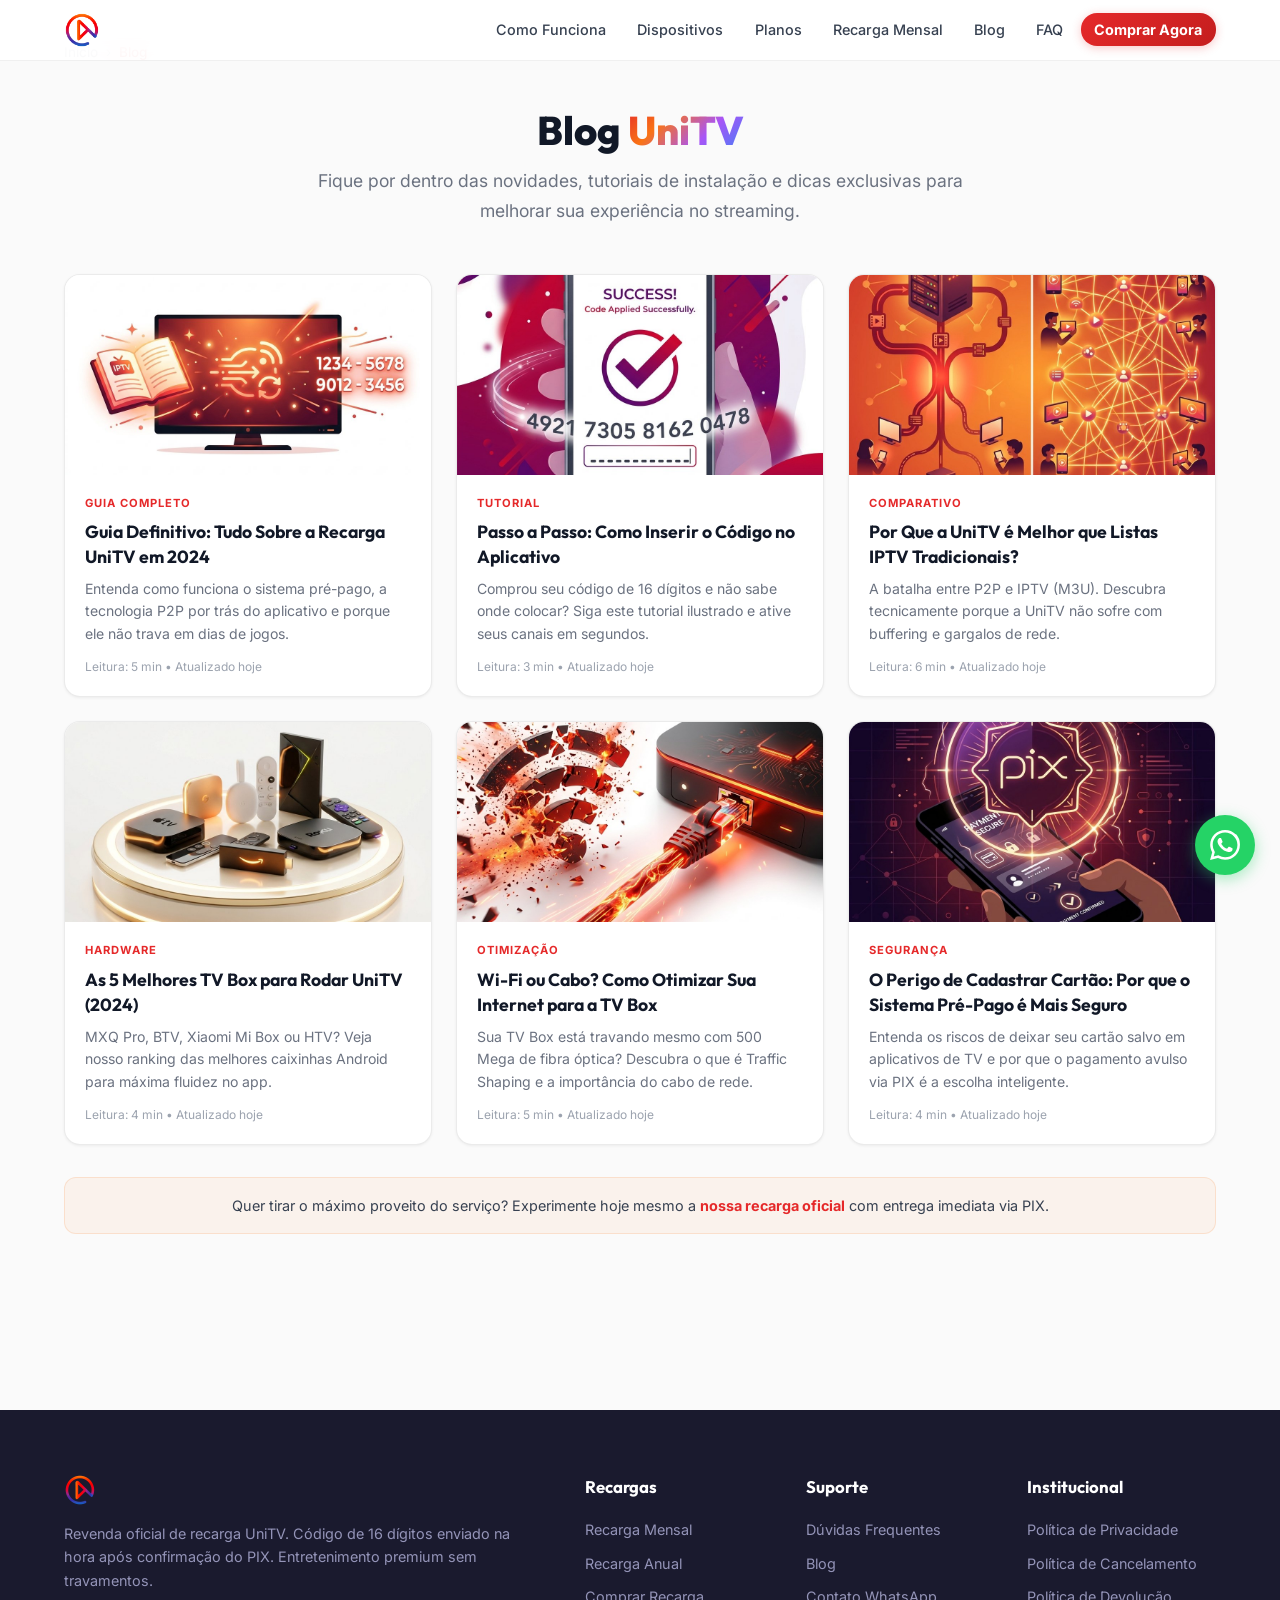
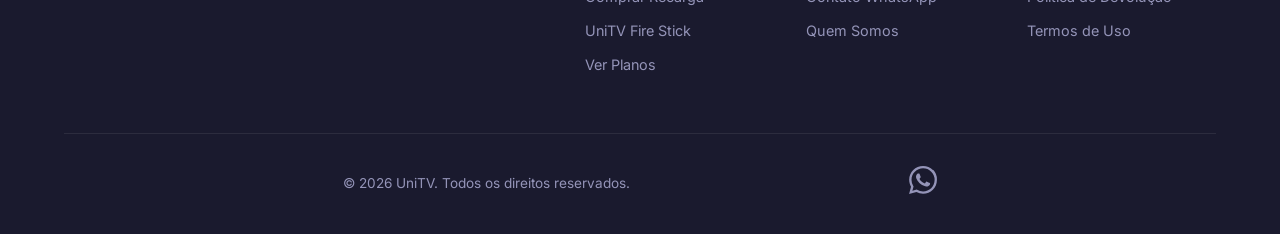
<file: blog.html>
<!DOCTYPE html>
<html lang="pt-BR">

<meta http-equiv="content-type" content="text/html;charset=UTF-8" /><!-- /Added by HTTrack -->
<head>
    <meta charset="UTF-8">
    <meta name="viewport" content="width=device-width, initial-scale=1.0">
    <title>Blog | Tudo sobre Recarga UniTV, Dicas e Tutoriais</title>
    <meta name="description" content="Acompanhe as últimas novidades, tutoriais e dicas de como tirar o máximo proveito da sua recarga UniTV, dicas de TV Box e Fire Stick.">
    <meta name="robots" content="index, follow, max-image-preview:large, max-snippet:-1, max-video-preview:-1">
    <meta name="author" content=" UniTV">
    <link rel="canonical" href="index.html">
    
    <!-- Open Graph -->
    <meta property="og:title" content="Blog | Tudo sobre Recarga UniTV, Dicas e Tutoriais">
    <meta property="og:description" content="Acompanhe as últimas novidades, tutoriais e dicas de como tirar o máximo proveito da sua recarga UniTV, dicas de TV Box e Fire Stick.">
    <meta property="og:url" content="index.html">
    <meta property="og:image" content="https://eppivioleta.com/og-image.webp">
    <meta property="og:type" content="website">
    <meta property="og:site_name" content=" UniTV">
    <meta property="og:locale" content="pt_BR">


    <!-- Favicons -->
    <link rel="icon" href="favicon.ico" sizes="any">
    <link rel="icon" type="image/png" sizes="48x48" href="favicon-48x48.png">
    <link rel="icon" type="image/png" sizes="32x32" href="favicon-32x32.png">
    <link rel="icon" type="image/png" sizes="16x16" href="favicon-16x16.png">
    <link rel="apple-touch-icon" sizes="180x180" href="apple-touch-icon.png">
    
    <!-- Google Fonts -->
    <link rel="preconnect" href="https://fonts.googleapis.com/">
    <link rel="preconnect" href="https://fonts.gstatic.com/" crossorigin>
    <link href="https://fonts.googleapis.com/css2?family=Inter:wght@300;400;500;600;700;800;900&amp;family=Outfit:wght@400;500;600;700;800&amp;display=swap" rel="stylesheet">

    <!-- CSS -->
    <link rel="stylesheet" href="style.css">
</head>
<body>
    <header class="header">
        <nav class="nav container">
            <div class="nav-brand">
                <a href="index.html" aria-label="Página Inicial  UniTV">
                    <img src="logo.webp" alt="Logo UniTV Recarga Oficial" title=" UniTV" class="nav-logo" width="140" height="40">
                </a>
            </div>
            <ul class="nav-menu" id="nav-menu">
                <li><a href="index.html#como-funciona" class="nav-link">Como Funciona</a></li>
                <li><a href="index.html#dispositivos" class="nav-link">Dispositivos</a></li>
                <li><a href="index.html#planos" class="nav-link">Planos</a></li>
                <li><a href="recarga-unitv-mensal.html" class="nav-link">Recarga Mensal</a></li>
                <li><a href="blog.html" class="nav-link">Blog</a></li>
                <li><a href="index.html#faq" class="nav-link">FAQ</a></li>
                <li><a href="javascript:void(0)" onclick="chamarNoZap()" class="nav-link nav-cta">Comprar Agora</a></li>
            </ul>
            <button class="nav-toggle" aria-label="Abrir menu" onclick="toggleMenu()">
                <span></span>
                <span></span>
                <span></span>
            </button>
        </nav>
    </header>
<main class="main-content">
    <div class="container">
        <!-- Breadcrumb -->
        <div class="breadcrumb">
            <nav class="breadcrumb-nav">
                <a href="index.html">Início</a>
                <span class="breadcrumb-separator">›</span>
                <span class="breadcrumb-current">Blog</span>
            </nav>
        </div>

        <section class="section-padding" style="padding-top: 2rem;">
            <header class="section-header">
                <h1 class="section-title">Blog <span class="text-gradient">UniTV</span></h1>
                <p class="section-desc">Fique por dentro das novidades, tutoriais de instalação e dicas exclusivas para melhorar sua experiência no streaming.</p>
            </header>
            
            <div class="blog-grid">
                <!-- Post 1 -->
                <article class="blog-card fade-in-up">
                    <a href="guia-definitivo-recarga-unitv.html"><img src="guia-definitivo.jpg" alt="Guia Definitivo Recarga UniTV"></a>
                    <div class="blog-card-body">
                        <div class="blog-card-tag">Guia Completo</div>
                        <h2 class="blog-card-title"><a href="guia-definitivo-recarga-unitv.html">Guia Definitivo: Tudo Sobre a Recarga UniTV em 2024</a></h2>
                        <p class="blog-card-excerpt">Entenda como funciona o sistema pré-pago, a tecnologia P2P por trás do aplicativo e porque ele não trava em dias de jogos.</p>
                        <div class="blog-card-meta">Leitura: 5 min • Atualizado hoje</div>
                    </div>
                </article>

                <!-- Post 2 -->
                <article class="blog-card fade-in-up">
                    <a href="como-recarregar-unitv.html"><img src="como-recarregar.jpg" alt="Como Recarregar UniTV passo a passo"></a>
                    <div class="blog-card-body">
                        <div class="blog-card-tag">Tutorial</div>
                        <h2 class="blog-card-title"><a href="como-recarregar-unitv.html">Passo a Passo: Como Inserir o Código no Aplicativo</a></h2>
                        <p class="blog-card-excerpt">Comprou seu código de 16 dígitos e não sabe onde colocar? Siga este tutorial ilustrado e ative seus canais em segundos.</p>
                        <div class="blog-card-meta">Leitura: 3 min • Atualizado hoje</div>
                    </div>
                </article>

                <!-- Post 3 -->
                <article class="blog-card fade-in-up">
                    <a href="unitv-vs-concorrentes.html"><img src="unitv-vs-concorrentes.jpg" alt="UniTV comparado aos concorrentes IPTV"></a>
                    <div class="blog-card-body">
                        <div class="blog-card-tag">Comparativo</div>
                        <h2 class="blog-card-title"><a href="unitv-vs-concorrentes.html">Por Que a UniTV é Melhor que Listas IPTV Tradicionais?</a></h2>
                        <p class="blog-card-excerpt">A batalha entre P2P e IPTV (M3U). Descubra tecnicamente porque a UniTV não sofre com buffering e gargalos de rede.</p>
                        <div class="blog-card-meta">Leitura: 6 min • Atualizado hoje</div>
                    </div>
                </article>

                <!-- Post 4 -->
                <article class="blog-card fade-in-up">
                    <a href="melhores-tv-box-unitv.html"><img src="melhores-tv-box.jpg" alt="As melhores TV Box para rodar UniTV"></a>
                    <div class="blog-card-body">
                        <div class="blog-card-tag">Hardware</div>
                        <h2 class="blog-card-title"><a href="melhores-tv-box-unitv.html">As 5 Melhores TV Box para Rodar UniTV (2024)</a></h2>
                        <p class="blog-card-excerpt">MXQ Pro, BTV, Xiaomi Mi Box ou HTV? Veja nosso ranking das melhores caixinhas Android para máxima fluidez no app.</p>
                        <div class="blog-card-meta">Leitura: 4 min • Atualizado hoje</div>
                    </div>
                </article>

                <!-- Post 5 -->
                <article class="blog-card fade-in-up">
                    <a href="dicas-internet-unitv-sem-travar.html"><img src="dicas-internet.jpg" alt="Dicas de roteador e internet para IPTV"></a>
                    <div class="blog-card-body">
                        <div class="blog-card-tag">Otimização</div>
                        <h2 class="blog-card-title"><a href="dicas-internet-unitv-sem-travar.html">Wi-Fi ou Cabo? Como Otimizar Sua Internet para a TV Box</a></h2>
                        <p class="blog-card-excerpt">Sua TV Box está travando mesmo com 500 Mega de fibra óptica? Descubra o que é Traffic Shaping e a importância do cabo de rede.</p>
                        <div class="blog-card-meta">Leitura: 5 min • Atualizado hoje</div>
                    </div>
                </article>

                <!-- Post 6 -->
                <article class="blog-card fade-in-up">
                    <a href="sistema-prepago-unitv-seguro.html"><img src="sistema-prepago.jpg" alt="Segurança do sistema prepago e PIX"></a>
                    <div class="blog-card-body">
                        <div class="blog-card-tag">Segurança</div>
                        <h2 class="blog-card-title"><a href="sistema-prepago-unitv-seguro.html">O Perigo de Cadastrar Cartão: Por que o Sistema Pré-Pago é Mais Seguro</a></h2>
                        <p class="blog-card-excerpt">Entenda os riscos de deixar seu cartão salvo em aplicativos de TV e por que o pagamento avulso via PIX é a escolha inteligente.</p>
                        <div class="blog-card-meta">Leitura: 4 min • Atualizado hoje</div>
                    </div>
                </article>
            </div>
            
            <div class="notice-bar" style="text-align: center;">
                Quer tirar o máximo proveito do serviço? Experimente hoje mesmo a <a href="index.html#planos" style="color: var(--primary); font-weight: 700;">nossa recarga oficial</a> com entrega imediata via PIX.
            </div>
        </section>
    </div>
</main>
    <footer class="footer">
        <div class="container">
            <div class="footer-content">
                <div class="footer-brand">
                    <a href="index.html" aria-label="Página Inicial  UniTV">
                        <img src="logo.webp" alt="Logo UniTV" class="footer-logo" width="120" height="35">
                    </a>
                    <p>Revenda oficial de recarga UniTV. Código de 16 dígitos enviado na hora após confirmação do PIX. Entretenimento premium sem travamentos.</p>
                </div>
                <div class="footer-links">
                    <div class="footer-column">
                        <h4>Recargas</h4>
                        <ul>
                            <li><a href="recarga-unitv-mensal.html">Recarga Mensal</a></li>
                            <li><a href="recarga-unitv-anual.html">Recarga Anual</a></li>
                            <li><a href="comprar-recarga-unitv.html">Comprar Recarga</a></li>
                            <li><a href="unitv-fire-stick.html">UniTV Fire Stick</a></li>
                            <li><a href="index.html#planos">Ver Planos</a></li>
                        </ul>
                    </div>
                    <div class="footer-column">
                        <h4>Suporte</h4>
                        <ul>
                            <li><a href="index.html#faq">Dúvidas Frequentes</a></li>
                            <li><a href="blog.html">Blog</a></li>
                            <li><a href="" target="_blank" rel="noopener">Contato WhatsApp</a></li>
                            <li><a href="quem-somos.html">Quem Somos</a></li>
                        </ul>
                    </div>
                    <div class="footer-column">
                        <h4>Institucional</h4>
                        <ul>
                            <li><a href="politica-de-privacidade.html">Política de Privacidade</a></li>
                            <li><a href="politica-de-cancelamento.html">Política de Cancelamento</a></li>
                            <li><a href="politica-de-devolucao.html">Política de Devolução</a></li>
                            <li><a href="termos-de-uso.html">Termos de Uso</a></li>
                        </ul>
                    </div>
                </div>
            </div>
            <div class="footer-bottom">
                <p>&copy; 2026  UniTV. Todos os direitos reservados.</p>
                <div class="footer-social">
                    <a href="" target="_blank" rel="noopener" aria-label="WhatsApp  UniTV">
                        <svg viewBox="0 0 24 24" fill="currentColor" width="28" height="28">
                            <path d="M17.472 14.382c-.297-.149-1.758-.867-2.03-.967-.273-.099-.471-.148-.67.15-.197.297-.767.966-.94 1.164-.173.199-.347.223-.644.075-.297-.15-1.255-.463-2.39-1.475-.883-.788-1.48-1.761-1.653-2.059-.173-.297-.018-.458.13-.606.134-.133.298-.347.446-.52.149-.174.198-.298.298-.497.099-.198.05-.371-.025-.52-.075-.149-.669-1.612-.916-2.207-.242-.579-.487-.5-.669-.51-.173-.008-.371-.01-.57-.01-.198 0-.52.074-.792.372-.272.297-1.04 1.016-1.04 2.479 0 1.462 1.065 2.875 1.213 3.074.149.198 2.096 3.2 5.077 4.487.709.306 1.262.489 1.694.625.712.227 1.36.195 1.871.118.571-.085 1.758-.719 2.006-1.413.248-.694.248-1.289.173-1.413-.074-.124-.272-.198-.57-.347m-5.421 7.403h-.004a9.87 9.87 0 01-5.031-1.378l-.361-.214-3.741.982.998-3.648-.235-.374a9.86 9.86 0 01-1.51-5.26c.001-5.45 4.436-9.884 9.888-9.884 2.64 0 5.122 1.03 6.988 2.898a9.825 9.825 0 012.893 6.994c-.003 5.45-4.437 9.884-9.885 9.884m8.413-18.297A11.815 11.815 0 0012.05 0C5.495 0 .16 5.335.157 11.892c0 2.096.547 4.142 1.588 5.945L.057 24l6.305-1.654a11.882 11.882 0 005.683 1.448h.005c6.554 0 11.89-5.335 11.893-11.893A11.821 11.821 0 0020.885 3.488"></path>
                        </svg>
                    </a>
                </div>
            </div>
        </div>
    </footer>
    
    <!-- WhatsApp Floating Button -->
    <a href="javascript:void(0)" onclick="chamarNoZap()" class="whatsapp-float" aria-label="Fale conosco no WhatsApp">
        <svg viewBox="0 0 24 24" fill="currentColor" width="30" height="30">
            <path d="M17.472 14.382c-.297-.149-1.758-.867-2.03-.967-.273-.099-.471-.148-.67.15-.197.297-.767.966-.94 1.164-.173.199-.347.223-.644.075-.297-.15-1.255-.463-2.39-1.475-.883-.788-1.48-1.761-1.653-2.059-.173-.297-.018-.458.13-.606.134-.133.298-.347.446-.52.149-.174.198-.298.298-.497.099-.198.05-.371-.025-.52-.075-.149-.669-1.612-.916-2.207-.242-.579-.487-.5-.669-.51-.173-.008-.371-.01-.57-.01-.198 0-.52.074-.792.372-.272.297-1.04 1.016-1.04 2.479 0 1.462 1.065 2.875 1.213 3.074.149.198 2.096 3.2 5.077 4.487.709.306 1.262.489 1.694.625.712.227 1.36.195 1.871.118.571-.085 1.758-.719 2.006-1.413.248-.694.248-1.289.173-1.413-.074-.124-.272-.198-.57-.347m-5.421 7.403h-.004a9.87 9.87 0 01-5.031-1.378l-.361-.214-3.741.982.998-3.648-.235-.374a9.86 9.86 0 01-1.51-5.26c.001-5.45 4.436-9.884 9.888-9.884 2.64 0 5.122 1.03 6.988 2.898a9.825 9.825 0 012.893 6.994c-.003 5.45-4.437 9.884-9.885 9.884m8.413-18.297A11.815 11.815 0 0012.05 0C5.495 0 .16 5.335.157 11.892c0 2.096.547 4.142 1.588 5.945L.057 24l6.305-1.654a11.882 11.882 0 005.683 1.448h.005c6.554 0 11.89-5.335 11.893-11.893A11.821 11.821 0 0020.885 3.488"></path>
        </svg>
    </a>
    
    <script src="main.js"></script>
</body>


</html>
</file>
<file: style.css>
/* ============================================
   Ultrajano UniTV — Light Premium Theme
   Cores da Marca: Vermelho → Laranja → Roxo → Azul
   ============================================ */

/* --- Variables --- */
:root {
    --primary: #E5292A;
    --primary-dark: #C41E1E;
    --primary-light: #FF4D4D;
    --accent-orange: #F97316;
    --accent-purple: #A855F7;
    --accent-blue: #3B82F6;
    --gradient-brand: linear-gradient(135deg, #E5292A 0%, #F97316 30%, #A855F7 65%, #3B82F6 100%);
    --gradient-hero: linear-gradient(135deg, rgba(229,41,42,0.06) 0%, rgba(168,85,247,0.04) 50%, rgba(59,130,246,0.06) 100%);
    --gradient-cta: linear-gradient(135deg, #E5292A 0%, #C41E1E 100%);

    --bg-body: #FAFAFA;
    --bg-white: #FFFFFF;
    --bg-section: #F3F4F6;
    --bg-section-warm: linear-gradient(135deg, rgba(229,41,42,0.03) 0%, rgba(249,115,22,0.02) 100%);
    --bg-card: #FFFFFF;
    --bg-dark: #1a1a2e;

    --text-heading: #111827;
    --text-body: #374151;
    --text-muted: #6B7280;
    --text-light: #9CA3AF;

    --border-light: rgba(0,0,0,0.06);
    --border-card: rgba(0,0,0,0.08);

    --shadow-sm: 0 1px 3px rgba(0,0,0,0.06);
    --shadow-card: 0 4px 20px rgba(0,0,0,0.06);
    --shadow-lg: 0 12px 40px rgba(0,0,0,0.1);
    --shadow-glow: 0 0 30px rgba(229,41,42,0.15);

    --radius-sm: 8px;
    --radius-md: 12px;
    --radius-lg: 16px;
    --radius-xl: 24px;

    --font-body: 'Inter', -apple-system, BlinkMacSystemFont, sans-serif;
    --font-heading: 'Outfit', 'Inter', sans-serif;
}

/* --- Reset & Base --- */
*, *::before, *::after { margin: 0; padding: 0; box-sizing: border-box; }
html { scroll-behavior: smooth; }
body {
    font-family: var(--font-body);
    background: var(--bg-body);
    color: var(--text-body);
    line-height: 1.6;
    overflow-x: hidden;
    -webkit-font-smoothing: antialiased;
}
a { text-decoration: none; color: inherit; transition: color 0.3s ease; }
ul { list-style: none; }
img { max-width: 100%; height: auto; display: block; border-radius: var(--radius-md); }
.container { max-width: 1200px; margin: 0 auto; padding: 0 1.5rem; }

/* --- Animations --- */
@keyframes float { 0%, 100% { transform: translateY(0); } 50% { transform: translateY(-8px); } }
@keyframes pulse-ring { 0% { box-shadow: 0 0 0 0 rgba(229,41,42,0.4); } 70% { box-shadow: 0 0 0 12px rgba(229,41,42,0); } 100% { box-shadow: 0 0 0 0 rgba(229,41,42,0); } }
@keyframes fadeInUp { from { opacity: 0; transform: translateY(20px); } to { opacity: 1; transform: translateY(0); } }
@keyframes shimmer { 0% { background-position: -200% 0; } 100% { background-position: 200% 0; } }
.animate-float { animation: float 6s ease-in-out infinite; }
.fade-in-up { opacity: 0; transform: translateY(20px); transition: opacity 0.6s ease, transform 0.6s ease; }
.fade-in-up.visible { opacity: 1; transform: translateY(0); }

/* --- Typography --- */
.text-gradient {
    background: var(--gradient-brand);
    -webkit-background-clip: text;
    -webkit-text-fill-color: transparent;
    background-clip: text;
}
.section-title { font-family: var(--font-heading); font-size: 2.5rem; font-weight: 800; color: var(--text-heading); text-align: center; margin-bottom: 0.75rem; line-height: 1.2; }
.section-desc { text-align: center; color: var(--text-muted); font-size: 1.1rem; max-width: 650px; margin: 0 auto 3rem; line-height: 1.7; }
.section-tag { color: var(--primary); font-weight: 700; text-transform: uppercase; font-size: 0.8rem; letter-spacing: 2px; text-align: center; margin-bottom: 0.5rem; }
.section-header { text-align: center; margin-bottom: 3rem; }
.section-padding { padding: 5rem 0; }

/* --- Buttons --- */
.btn {
    display: inline-flex; align-items: center; justify-content: center; gap: 0.5rem;
    padding: 0.85rem 2rem; border-radius: var(--radius-lg); font-weight: 700;
    font-size: 1rem; cursor: pointer; transition: all 0.3s ease; border: none;
    text-decoration: none; font-family: var(--font-body);
}
.btn-primary {
    background: var(--gradient-cta); color: #fff;
    box-shadow: 0 4px 15px rgba(229,41,42,0.3);
}
.btn-primary:hover { transform: translateY(-2px); box-shadow: 0 8px 25px rgba(229,41,42,0.4); }
.btn-outline {
    background: transparent; color: var(--text-heading);
    border: 2px solid var(--border-card);
}
.btn-outline:hover { border-color: var(--primary); color: var(--primary); background: rgba(229,41,42,0.04); }
.btn-large { padding: 1rem 2.5rem; font-size: 1.1rem; }
.btn-full { width: 100%; }
.btn-pulse { animation: pulse-ring 2s infinite; }

/* --- Glass Card --- */
.glass-card {
    background: var(--bg-card);
    border: 1px solid var(--border-card);
    border-radius: var(--radius-lg);
    box-shadow: var(--shadow-card);
    transition: transform 0.3s ease, box-shadow 0.3s ease;
}
.glass-card:hover { transform: translateY(-4px); box-shadow: var(--shadow-lg); }

/* --- Header/Navbar --- */
.header {
    position: fixed; top: 0; left: 0; width: 100%; z-index: 1000;
    background: rgba(255,255,255,0.92); backdrop-filter: blur(20px);
    border-bottom: 1px solid var(--border-light);
    transition: all 0.3s ease;
}
.nav { display: flex; justify-content: space-between; align-items: center; padding: 0.75rem 1.5rem; }
.nav-logo { height: 36px; width: auto; border-radius: 0; }
.nav-menu { display: flex; align-items: center; gap: 0.25rem; }
.nav-link {
    padding: 0.5rem 0.85rem; border-radius: var(--radius-sm);
    font-size: 0.9rem; font-weight: 500; color: var(--text-body);
    transition: all 0.3s ease;
}
.nav-link:hover { color: var(--primary); background: rgba(229,41,42,0.05); }
.nav-cta {
    background: var(--gradient-cta); color: #fff !important;
    border-radius: var(--radius-lg); font-weight: 700;
    box-shadow: 0 2px 10px rgba(229,41,42,0.25);
}
.nav-cta:hover { transform: translateY(-1px); box-shadow: 0 4px 15px rgba(229,41,42,0.35); background: rgba(229,41,42,0.05); color: var(--primary) !important; background: var(--gradient-cta); }
.nav-toggle { display: none; background: none; border: none; cursor: pointer; padding: 0.5rem; }
.nav-toggle span { display: block; width: 24px; height: 2px; background: var(--text-heading); margin: 5px 0; border-radius: 2px; transition: 0.3s; }

/* --- Hero Section --- */
.hero {
    padding-top: 100px; padding-bottom: 4rem;
    background: var(--gradient-hero);
    position: relative; overflow: hidden;
}
.hero::before {
    content: ''; position: absolute; top: -50%; right: -20%; width: 600px; height: 600px;
    background: radial-gradient(circle, rgba(229,41,42,0.08) 0%, transparent 70%);
    border-radius: 50%; pointer-events: none;
}
.hero-grid { display: grid; grid-template-columns: 1fr 1fr; gap: 4rem; align-items: center; }
.hero-badge {
    display: inline-flex; align-items: center; gap: 0.5rem;
    background: rgba(229,41,42,0.08); border: 1px solid rgba(229,41,42,0.15);
    padding: 0.4rem 1rem; border-radius: 50px; font-size: 0.8rem; font-weight: 700;
    color: var(--primary); text-transform: uppercase; letter-spacing: 1px; margin-bottom: 1.5rem;
}
.hero h1 { font-family: var(--font-heading); font-size: 3.2rem; font-weight: 900; line-height: 1.1; color: var(--text-heading); margin-bottom: 1.5rem; }
.hero-desc { font-size: 1.1rem; color: var(--text-muted); line-height: 1.7; margin-bottom: 2rem; max-width: 540px; }
.hero-btns { display: flex; gap: 1rem; flex-wrap: wrap; }
.hero-trust { display: flex; gap: 1.5rem; margin-top: 2rem; }
.hero-trust-item { display: flex; align-items: center; gap: 0.5rem; font-size: 0.85rem; color: var(--text-muted); font-weight: 500; }
.hero-trust-icon { color: #10B981; }
.hero-image-wrapper { position: relative; }
.hero-image { border-radius: var(--radius-xl); box-shadow: var(--shadow-lg); border: 1px solid var(--border-light); animation: float 6s ease-in-out infinite; }
.hero-float-card {
    position: absolute; padding: 0.75rem 1rem; border-radius: var(--radius-md);
    background: var(--bg-white); border: 1px solid var(--border-light);
    box-shadow: var(--shadow-card); display: flex; align-items: center; gap: 0.75rem;
    animation: float 6s ease-in-out infinite;
}
.hero-float-card.top-left { top: -10px; left: -20px; animation-delay: 1s; }
.hero-float-card.bottom-right { bottom: 10px; right: -15px; animation-delay: 2s; }
.float-icon { width: 36px; height: 36px; border-radius: 50%; display: flex; align-items: center; justify-content: center; font-size: 1.1rem; }
.float-label { font-size: 0.7rem; color: var(--text-light); text-transform: uppercase; font-weight: 700; letter-spacing: 0.5px; }
.float-value { font-size: 0.85rem; font-weight: 700; color: var(--text-heading); }

/* --- Stats Bar --- */
.stats-bar {
    background: var(--bg-dark); padding: 1.25rem 0; margin-top: -1px;
}
.stats-inner { display: flex; justify-content: space-around; align-items: center; max-width: 900px; margin: 0 auto; }
.stat-num { font-family: var(--font-heading); font-size: 1.6rem; font-weight: 800; color: #fff; text-align: center; }
.stat-lbl { font-size: 0.75rem; color: rgba(255,255,255,0.6); text-transform: uppercase; letter-spacing: 1px; text-align: center; }

/* --- Notice Bar --- */
.notice-bar {
    background: rgba(249,115,22,0.06); border: 1px solid rgba(249,115,22,0.15);
    border-radius: var(--radius-md); padding: 1rem 1.5rem; margin: 2rem auto;
    font-size: 0.9rem; color: var(--text-body); line-height: 1.6;
}

/* --- Timeline / Como Funciona --- */
.timeline-grid { display: grid; grid-template-columns: 1fr 1fr; gap: 3rem; align-items: start; }
.timeline-step { display: flex; gap: 1rem; margin-bottom: 2rem; }
.timeline-indicator { display: flex; flex-direction: column; align-items: center; }
.timeline-num {
    width: 40px; height: 40px; border-radius: 50%;
    background: var(--gradient-cta); color: #fff;
    display: flex; align-items: center; justify-content: center;
    font-weight: 800; font-size: 1rem; flex-shrink: 0;
}
.timeline-line { width: 2px; flex: 1; background: linear-gradient(to bottom, var(--primary), transparent); margin-top: 0.5rem; min-height: 40px; }
.timeline-title { font-family: var(--font-heading); font-weight: 700; font-size: 1.15rem; color: var(--text-heading); margin-bottom: 0.25rem; }
.timeline-desc { font-size: 0.95rem; color: var(--text-muted); line-height: 1.6; }
.timeline-visual { position: sticky; top: 120px; }

/* --- Flow Cards (Visual Flow) --- */
.glass-panel {
    background: var(--bg-white); border: 1px solid var(--border-card);
    border-radius: var(--radius-md); padding: 1rem 1.25rem;
    box-shadow: var(--shadow-sm); display: flex; align-items: center; gap: 1rem;
}
.flow-card { margin-bottom: 0.75rem; }
.flow-icon svg { width: 24px; height: 24px; }
.flow-label { font-size: 0.75rem; color: var(--text-light); text-transform: uppercase; font-weight: 600; letter-spacing: 0.5px; }
.flow-value { font-size: 0.95rem; font-weight: 700; color: var(--text-heading); }
.flow-arrow { text-align: center; font-size: 1.2rem; color: var(--text-light); margin: 0.25rem 0; }
.font-bold { font-weight: 700; }

/* --- Devices Grid --- */
.devices-grid { display: grid; grid-template-columns: repeat(4, 1fr); gap: 1.5rem; }
.device-card {
    background: var(--bg-white); border: 1px solid var(--border-card);
    border-radius: var(--radius-lg); padding: 2rem 1.5rem; text-align: center;
    box-shadow: var(--shadow-sm); transition: all 0.3s ease;
}
.device-card:hover { transform: translateY(-6px); box-shadow: var(--shadow-lg); border-color: rgba(229,41,42,0.2); }
.device-icon { display: flex; justify-content: center; margin-bottom: 1rem; color: var(--primary); }
.device-title { font-family: var(--font-heading); font-weight: 700; font-size: 1.1rem; color: var(--text-heading); margin-bottom: 0.5rem; }
.device-desc { font-size: 0.9rem; color: var(--text-muted); line-height: 1.6; }

/* --- Download Section --- */
.download-grid { display: grid; grid-template-columns: repeat(3, 1fr); gap: 1.5rem; }
.download-card {
    background: var(--bg-white); border: 1px solid var(--border-card);
    border-radius: var(--radius-lg); padding: 2rem; text-align: center;
    box-shadow: var(--shadow-sm); transition: all 0.3s ease;
}
.download-card:hover { transform: translateY(-4px); box-shadow: var(--shadow-card); }
.download-icon { font-size: 2.5rem; margin-bottom: 1rem; }
.download-title { font-weight: 700; font-size: 1.1rem; color: var(--text-heading); margin-bottom: 0.5rem; }
.download-desc { font-size: 0.85rem; color: var(--text-muted); margin-bottom: 1rem; line-height: 1.5; }

/* --- Planos Section --- */
.planos-section { padding: 5rem 0; background: var(--bg-section); }
.planos-grid { display: grid; grid-template-columns: repeat(2, 1fr); gap: 2rem; max-width: 800px; margin: 0 auto; }
.plano-card {
    background: var(--bg-white); border: 1px solid var(--border-card);
    border-radius: var(--radius-xl); padding: 2.5rem; text-align: center;
    box-shadow: var(--shadow-card); transition: all 0.3s ease; position: relative; overflow: hidden;
}
.plano-card.destaque {
    border: 2px solid var(--primary);
    box-shadow: var(--shadow-glow);
}
.plano-card.destaque::before {
    content: ''; position: absolute; top: 0; left: 0; right: 0; height: 4px;
    background: var(--gradient-brand);
}
.plano-badge {
    position: absolute; top: 0; right: 0;
    background: var(--gradient-cta); color: #fff;
    padding: 0.35rem 1.25rem; border-radius: 0 0 0 var(--radius-md);
    font-size: 0.75rem; font-weight: 700; text-transform: uppercase; letter-spacing: 1px;
}
.plano-card h3 { font-family: var(--font-heading); font-size: 1.3rem; font-weight: 700; color: var(--text-heading); margin-bottom: 1rem; }
.plano-preco { font-family: var(--font-heading); font-size: 3rem; font-weight: 900; color: var(--primary); margin-bottom: 0.5rem; }
.plano-preco span { font-size: 1rem; font-weight: 500; color: var(--text-muted); }
.plano-periodo { font-size: 0.85rem; color: var(--text-light); margin-bottom: 1.5rem; }
.plano-features { margin-bottom: 2rem; text-align: left; }
.plano-features li { padding: 0.5rem 0; color: var(--text-body); font-size: 0.95rem; display: flex; align-items: center; gap: 0.75rem; }
.plano-features li::before { content: '✓'; color: #10B981; font-weight: 700; font-size: 1rem; }

/* --- Depoimentos --- */
.depoimentos-section { padding: 5rem 0; }
.depoimentos-grid { display: grid; grid-template-columns: repeat(3, 1fr); gap: 1.5rem; }
.depoimento-card {
    background: var(--bg-white); border: 1px solid var(--border-card);
    border-radius: var(--radius-lg); padding: 1.5rem;
    box-shadow: var(--shadow-sm); transition: all 0.3s ease;
}
.depoimento-card:hover { transform: translateY(-4px); box-shadow: var(--shadow-card); }
.depoimento-stars { color: #F59E0B; font-size: 0.9rem; margin-bottom: 0.75rem; }
.depoimento-text { color: var(--text-body); font-style: italic; line-height: 1.7; margin-bottom: 1rem; font-size: 0.95rem; }
.depoimento-author { font-weight: 700; color: var(--text-heading); font-size: 0.9rem; }
.depoimento-role { font-size: 0.8rem; color: var(--text-light); }

/* --- FAQ Section --- */
.faq-section { padding: 5rem 0; background: var(--bg-section); }
.faq-list { max-width: 800px; margin: 0 auto; }
.faq-item {
    background: var(--bg-white); border: 1px solid var(--border-card);
    border-radius: var(--radius-md); margin-bottom: 0.75rem;
    box-shadow: var(--shadow-sm); overflow: hidden;
}
.faq-question {
    padding: 1.15rem 1.5rem; cursor: pointer; display: flex; justify-content: space-between; align-items: center;
    font-weight: 600; font-size: 1rem; color: var(--text-heading); transition: all 0.3s ease;
}
.faq-question:hover { color: var(--primary); }
.faq-question::after { content: '+'; font-size: 1.4rem; color: var(--primary); font-weight: 700; transition: transform 0.3s ease; }
.faq-item.active .faq-question::after { content: '−'; transform: rotate(180deg); }
.faq-answer { max-height: 0; overflow: hidden; transition: max-height 0.4s ease, padding 0.4s ease; }
.faq-item.active .faq-answer { max-height: 500px; padding: 0 1.5rem 1.2rem; }
.faq-answer p { color: var(--text-muted); line-height: 1.7; font-size: 0.95rem; }

/* --- CTA Final --- */
.cta-section {
    padding: 5rem 0; text-align: center;
    background: var(--gradient-hero);
}
.cta-section h2 { font-family: var(--font-heading); font-size: 2.5rem; font-weight: 800; color: var(--text-heading); margin-bottom: 1rem; }
.cta-section p { color: var(--text-muted); font-size: 1.1rem; max-width: 600px; margin: 0 auto 2rem; }

/* --- Footer --- */
.footer { background: var(--bg-dark); padding: 4rem 0 2rem; }
.footer-content { display: grid; grid-template-columns: 1.5fr 2fr; gap: 3rem; margin-bottom: 3rem; }
.footer-brand p { color: #9494b8; margin-top: 1rem; line-height: 1.6; font-size: 0.9rem; }
.footer-logo { height: 32px; width: auto; border-radius: 0; }
.footer-links { display: grid; grid-template-columns: repeat(3, 1fr); gap: 2rem; }
.footer-column h4 { color: #fff; font-family: var(--font-heading); font-size: 1.05rem; font-weight: 700; margin-bottom: 1rem; }
.footer-column ul li { margin-bottom: 0.5rem; }
.footer-column ul li a { color: #9494b8; font-size: 0.9rem; transition: color 0.3s ease; }
.footer-column ul li a:hover { color: var(--primary-light); }
.footer-bottom {
    display: flex; justify-content: space-evenly; align-items: center;
    padding-top: 2rem; border-top: 1px solid rgba(255,255,255,0.08);
}
.footer-bottom p { color: #9494b8; font-size: 0.85rem; text-align: center; }
.footer-social a { color: #9494b8; transition: color 0.3s ease; }
.footer-social a:hover { color: #25d366; }

/* --- WhatsApp Float --- */
.whatsapp-float {
    position: fixed; bottom: 25px; right: 25px; z-index: 999;
    width: 60px; height: 60px; background: #25d366;
    border-radius: 50%; display: flex; align-items: center; justify-content: center;
    box-shadow: 0 4px 15px rgba(37, 211, 102, 0.4); transition: all 0.3s ease;
    animation: pulse-whatsapp 2s infinite;
}
.whatsapp-float:hover { transform: scale(1.1); box-shadow: 0 6px 20px rgba(37, 211, 102, 0.6); }
.whatsapp-float svg { fill: #fff; }
@keyframes pulse-whatsapp {
    0% { box-shadow: 0 0 0 0 rgba(37, 211, 102, 0.5); }
    70% { box-shadow: 0 0 0 15px rgba(37, 211, 102, 0); }
    100% { box-shadow: 0 0 0 0 rgba(37, 211, 102, 0); }
}

/* --- SEO Content Grid --- */
.seo-content-grid { display: grid; grid-template-columns: 1.5fr 1fr; gap: 3rem; align-items: start; }
.seo-text h2 { font-family: var(--font-heading); font-size: 2rem; font-weight: 800; color: var(--text-heading); margin-bottom: 1rem; }
.seo-text h3 { font-family: var(--font-heading); font-size: 1.4rem; font-weight: 700; color: var(--text-heading); margin-top: 2rem; margin-bottom: 0.75rem; }
.seo-text p { color: var(--text-body); line-height: 1.8; margin-bottom: 1rem; font-size: 1rem; }
.seo-text ul { margin: 1rem 0; padding-left: 0; }
.seo-text li { padding: 0.4rem 0; color: var(--text-body); display: flex; align-items: flex-start; gap: 0.75rem; }
.seo-text li::before { content: '•'; color: var(--primary); font-weight: 700; font-size: 1.2rem; }
.seo-image img { border-radius: var(--radius-lg); box-shadow: var(--shadow-card); }
.seo-block { margin-bottom: 3rem; }

/* --- Breadcrumb --- */
.breadcrumb { padding: 10px 0; }
.breadcrumb-nav { display: flex; align-items: center; gap: 8px; font-size: 0.85rem; }
.breadcrumb-nav a { color: var(--text-muted); }
.breadcrumb-nav a:hover { color: var(--primary); }
.breadcrumb-separator { color: var(--text-light); }
.breadcrumb-current { color: var(--primary); font-weight: 500; }

/* --- Content Pages (Blog, Policies) --- */
.main-content { padding: 2rem 0 4rem; }
.content-wrapper { display: grid; grid-template-columns: 1fr 320px; gap: 40px; }
.content-main { min-width: 0; }
.content-section { margin-bottom: 2rem; }
.content-section h1 { font-family: var(--font-heading); font-size: 2.2rem; font-weight: 800; margin-bottom: 1.5rem; color: var(--text-heading); }
.content-section h2 { font-family: var(--font-heading); font-size: 1.5rem; font-weight: 700; margin-bottom: 1rem; margin-top: 2rem; color: var(--primary); }
.content-section h3 { font-family: var(--font-heading); font-size: 1.25rem; font-weight: 700; margin-bottom: 0.75rem; margin-top: 1.5rem; color: var(--text-heading); }
.content-section p { color: var(--text-body); line-height: 1.8; margin-bottom: 1rem; }
.content-section ul, .content-section ol { margin: 1rem 0; padding-left: 0; }
.content-section li { color: var(--text-body); padding: 6px 0; display: flex; align-items: flex-start; gap: 10px; }
.numbered-list { counter-reset: item; }
.numbered-list li { counter-increment: item; }
.numbered-list li::before { content: counter(item) "."; color: var(--primary); font-weight: 700; min-width: 24px; }
.page-header { margin-bottom: 1.5rem; }

/* --- Info/Highlight/Warning Boxes --- */
.highlight-box, .success-box, .warning-box, .info-box, .contact-cta {
    padding: 1.5rem; border-radius: var(--radius-md); margin: 1.5rem 0;
}
.highlight-box { background: rgba(229,41,42,0.04); border: 1px solid rgba(229,41,42,0.12); }
.highlight-box h3 { color: var(--primary); }
.success-box { background: rgba(16,185,129,0.04); border: 1px solid rgba(16,185,129,0.12); }
.success-box h3 { color: #10B981; }
.warning-box { background: rgba(249,115,22,0.04); border: 1px solid rgba(249,115,22,0.12); }
.warning-box h3 { color: var(--accent-orange); }
.info-box { background: rgba(59,130,246,0.04); border: 1px solid rgba(59,130,246,0.12); }
.info-box h3 { color: var(--accent-blue); }
.contact-cta {
    background: var(--gradient-hero); border: 1px solid rgba(229,41,42,0.1);
    text-align: center;
}
.contact-cta h3 { font-family: var(--font-heading); color: var(--text-heading); margin-bottom: 0.75rem; }
.contact-cta p { color: var(--text-muted); margin-bottom: 1rem; }
.contact-cta a { display: inline-flex; padding: 0.75rem 2rem; background: var(--gradient-cta); color: #fff; border-radius: var(--radius-lg); font-weight: 700; box-shadow: 0 4px 12px rgba(229,41,42,0.25); transition: all 0.3s; }
.contact-cta a:hover { transform: translateY(-2px); box-shadow: 0 6px 18px rgba(229,41,42,0.35); }

/* --- Sidebar / Banner --- */
.sidebar { position: sticky; top: 100px; }
.banner-promocional {
    background: var(--bg-white); border: 1px solid var(--border-card);
    border-radius: var(--radius-xl); padding: 1.5rem; text-align: center;
    box-shadow: var(--shadow-card); overflow: hidden;
}
.banner-promocional::before {
    content: ''; display: block; height: 4px; background: var(--gradient-brand);
    margin: -1.5rem -1.5rem 1.5rem; border-radius: var(--radius-xl) var(--radius-xl) 0 0;
}
.banner-image { margin-bottom: 1rem; }
.banner-img-3d { border-radius: var(--radius-md); transition: transform 0.3s ease; }
.banner-img-3d:hover { transform: scale(1.02); }
.banner-title { font-family: var(--font-heading); font-size: 1.2rem; font-weight: 800; color: var(--text-heading); margin-bottom: 0.5rem; }
.banner-text { font-size: 0.9rem; color: var(--text-muted); margin-bottom: 1rem; line-height: 1.5; }
.banner-cta {
    display: inline-block; width: 100%; padding: 0.75rem; border-radius: var(--radius-md);
    background: var(--gradient-cta); color: #fff; font-weight: 700; font-size: 0.95rem;
    box-shadow: 0 3px 10px rgba(229,41,42,0.2); transition: all 0.3s;
}
.banner-cta:hover { transform: translateY(-2px); box-shadow: 0 5px 15px rgba(229,41,42,0.3); }

/* --- Blog Cards --- */
.blog-grid { display: grid; grid-template-columns: repeat(3, 1fr); gap: 1.5rem; }
.blog-card {
    background: var(--bg-white); border: 1px solid var(--border-card);
    border-radius: var(--radius-lg); overflow: hidden;
    box-shadow: var(--shadow-sm); transition: all 0.3s ease;
}
.blog-card:hover { transform: translateY(-6px); box-shadow: var(--shadow-lg); }
.blog-card img { width: 100%; height: 200px; object-fit: cover; border-radius: 0; }
.blog-card-body { padding: 1.25rem; }
.blog-card-tag { font-size: 0.7rem; color: var(--primary); font-weight: 700; text-transform: uppercase; letter-spacing: 1px; margin-bottom: 0.5rem; }
.blog-card-title { font-family: var(--font-heading); font-size: 1.1rem; font-weight: 700; color: var(--text-heading); margin-bottom: 0.5rem; line-height: 1.4; }
.blog-card-title a { color: inherit; }
.blog-card-title a:hover { color: var(--primary); }
.blog-card-excerpt { font-size: 0.88rem; color: var(--text-muted); line-height: 1.6; margin-bottom: 0.75rem; }
.blog-card-meta { font-size: 0.75rem; color: var(--text-light); }

/* ============ RESPONSIVE ============ */
@media (max-width: 1024px) {
    .hero-grid { grid-template-columns: 1fr; text-align: center; }
    .hero-desc { max-width: 100%; }
    .hero-btns { justify-content: center; }
    .hero-trust { justify-content: center; }
    .hero-image-wrapper { max-width: 500px; margin: 2rem auto 0; }
    .hero-float-card { display: none; }
    .seo-content-grid { grid-template-columns: 1fr; }
    .timeline-grid { grid-template-columns: 1fr; }
    .timeline-visual { display: none; }
    .devices-grid { grid-template-columns: repeat(2, 1fr); }
    .download-grid { grid-template-columns: repeat(2, 1fr); }
    .depoimentos-grid { grid-template-columns: repeat(2, 1fr); }
    .content-wrapper { grid-template-columns: 1fr; }
    .sidebar { position: static; }
    .footer-content { grid-template-columns: 1fr; }
    .footer-links { grid-template-columns: repeat(3, 1fr); }
}

@media (max-width: 768px) {
    .nav-menu {
        position: fixed; top: 0; right: -100%; width: 280px; height: 100vh;
        background: var(--bg-white); flex-direction: column; padding: 5rem 2rem 2rem;
        box-shadow: -5px 0 30px rgba(0,0,0,0.1); transition: right 0.3s ease; z-index: 1001;
        align-items: flex-start; gap: 0;
    }
    .nav-menu.active { right: 0; }
    .nav-menu li { width: 100%; }
    .nav-link { padding: 0.75rem 0; font-size: 1.05rem; width: 100%; display: block; }
    .nav-cta { text-align: center; margin-top: 1rem; border-radius: var(--radius-md); padding: 0.75rem; }
    .nav-toggle { display: block; z-index: 1002; }
    .hero h1 { font-size: 2.2rem; }
    .section-title { font-size: 1.8rem; }
    .planos-grid { grid-template-columns: 1fr; max-width: 400px; }
    .devices-grid { grid-template-columns: 1fr; }
    .download-grid { grid-template-columns: 1fr; }
    .depoimentos-grid { grid-template-columns: 1fr; }
    .blog-grid { grid-template-columns: 1fr; }
    .footer-links { grid-template-columns: 1fr; }
    .footer-bottom { flex-direction: column; gap: 1rem; text-align: center; }
    .stats-inner { flex-wrap: wrap; gap: 1rem; }
    .hero-btns { flex-direction: column; }
    .btn-large { width: 100%; }
}
</file>
